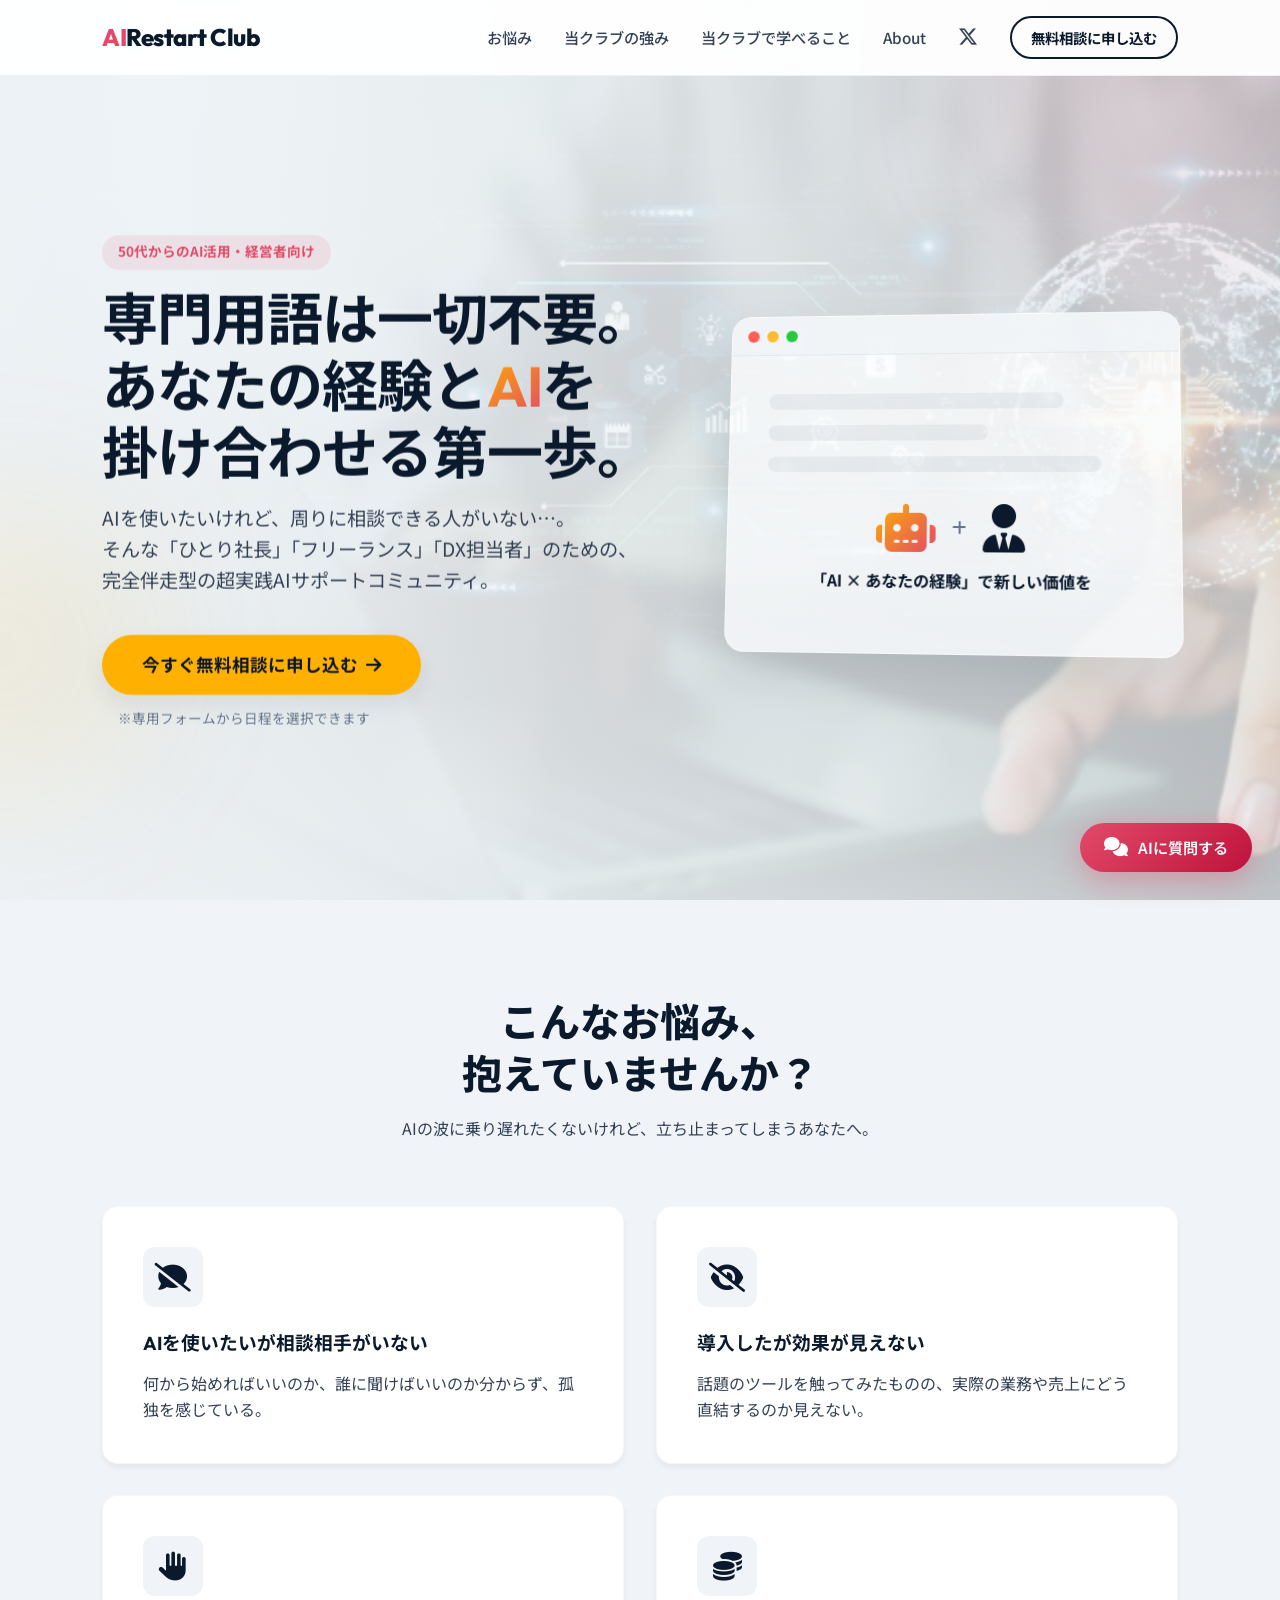
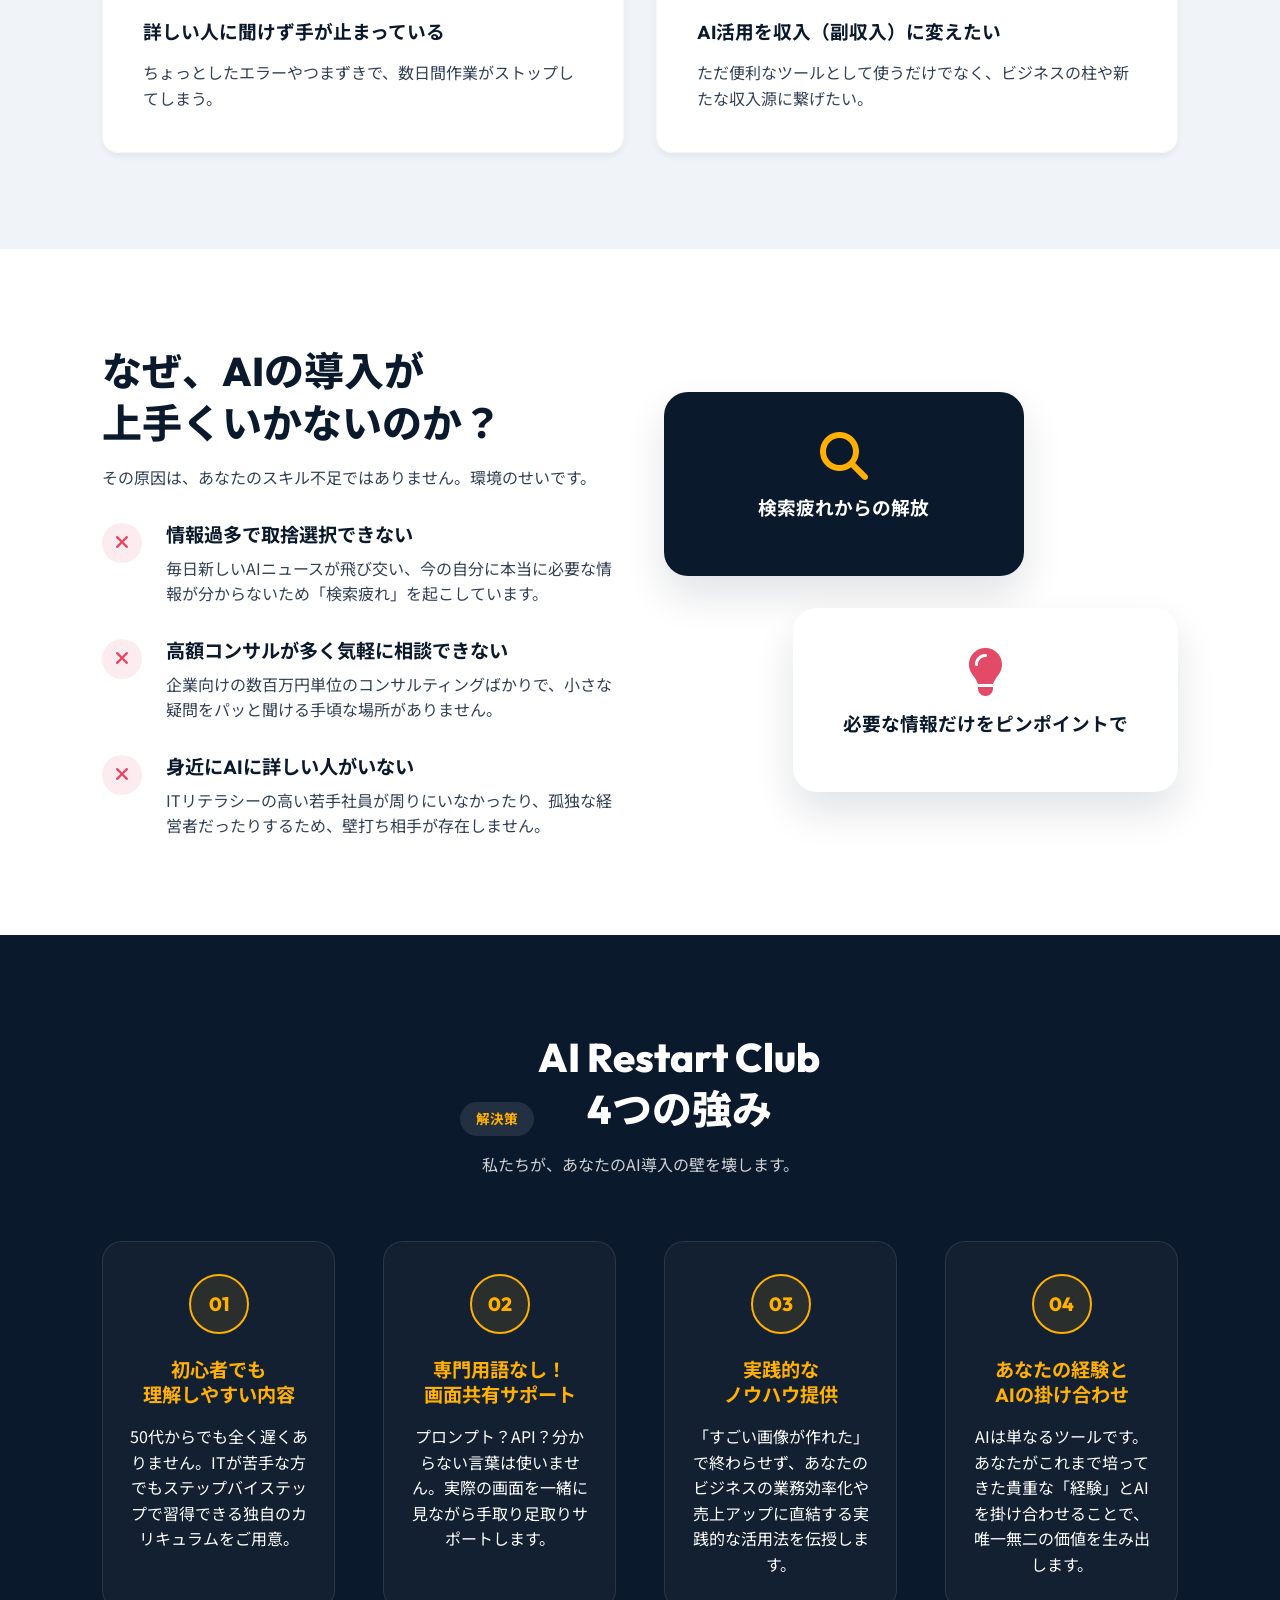
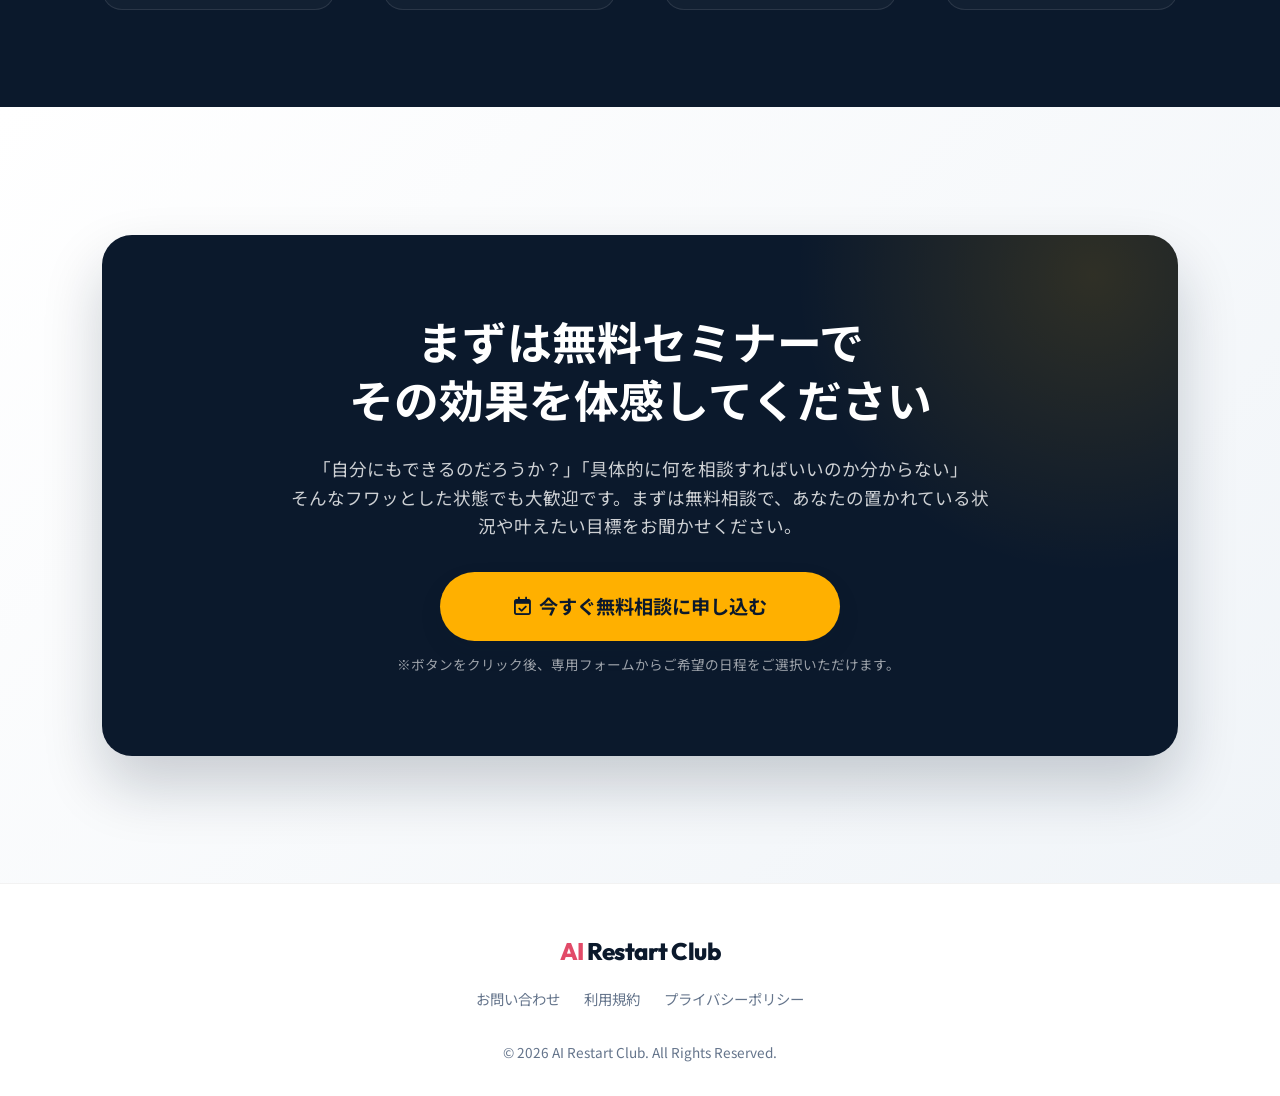
<file: index.html>
<!DOCTYPE html>
<html lang="ja">

<head>
  <meta charset="UTF-8">
  <meta name="viewport" content="width=device-width, initial-scale=1.0">
  <title>AI Restart Club | AI初心者のための実践的サポート</title>
  <meta name="description" content="AIをこれから学びたい方、50代からのAI初心者、経営者・フリーランス向けのAI活用サポート。専門用語ゼロで、あなたのビジネスにAIを掛け合わせます。">

  <!-- Fonts -->
  <link rel="preconnect" href="https://fonts.googleapis.com">
  <link rel="preconnect" href="https://fonts.gstatic.com" crossorigin>
  <link
    href="https://fonts.googleapis.com/css2?family=Noto+Sans+JP:wght@400;500;700;900&family=Outfit:wght@400;600;800&display=swap"
    rel="stylesheet">

  <!-- Icons -->
  <link rel="stylesheet" href="https://cdnjs.cloudflare.com/ajax/libs/font-awesome/6.5.1/css/all.min.css">

  <!-- CSS -->
  <link rel="stylesheet" href="style.css">
</head>

<body>

  <!-- Navigation -->
  <header class="header">
    <div class="container header-inner">
      <div class="logo">
        <a href="index.html" class="flex-center"><span class="logo-accent">AI</span> Restart Club</a>
      </div>
      <nav class="nav-links">
        <a href="#problems">お悩み</a>
        <a href="#solutions">当クラブの強み</a>
        <a href="courses.html">当クラブで学べること</a>
        <a href="about.html">About</a>
        <a href="https://x.com/AIGOGO1701" target="_blank" rel="noopener noreferrer" class="social-link-nav"
          aria-label="X (Twitter)"><i class="fa-brands fa-x-twitter"></i></a>
        <a href="#cta" class="btn btn-sm btn-outline">無料相談に申し込む</a>
      </nav>
      <button class="menu-toggle" aria-label="Menu">
        <i class="fas fa-bars"></i>
      </button>
    </div>
  </header>

  <main>
    <!-- Hero Section -->
    <section class="hero">
      <div class="hero-bg-shapes">
        <div class="shape shape-1"></div>
        <div class="shape shape-2"></div>
      </div>
      <div class="container hero-container">
        <div class="hero-content reveal-fade-up">
          <span class="badge">50代からのAI活用・経営者向け</span>
          <h1 class="hero-title">
            専門用語は一切不要。<br>
            あなたの経験と<span class="text-gradient">AI</span>を<br>掛け合わせる第一歩。
          </h1>
          <p class="hero-subtitle">
            AIを使いたいけれど、周りに相談できる人がいない…。<br>
            そんな「ひとり社長」「フリーランス」「DX担当者」のための、<br>
            完全伴走型の超実践AIサポートコミュニティ。
          </p>
          <div class="hero-actions">
            <a href="#cta" class="btn btn-primary btn-lg pulse-effect">
              今すぐ無料相談に申し込む
              <i class="fas fa-arrow-right"></i>
            </a>
            <p class="action-note">※専用フォームから日程を選択できます</p>
          </div>
        </div>
        <div class="hero-image-wrapper reveal-fade-left">
          <div class="glass-card mockup-card">
            <div class="mockup-header">
              <div class="dot red"></div>
              <div class="dot yellow"></div>
              <div class="dot green"></div>
            </div>
            <div class="mockup-body">
              <div class="mockup-line w-80"></div>
              <div class="mockup-line w-60"></div>
              <div class="mockup-line w-90"></div>
              <div class="flex-center mt-2">
                <i class="fas fa-robot text-gradient fa-3x"></i>
                <i class="fas fa-plus mx-1 text-muted"></i>
                <i class="fas fa-user-tie fa-3x text-navy"></i>
              </div>
              <p class="mockup-text text-center mt-1">「AI × あなたの経験」で新しい価値を</p>
            </div>
          </div>
        </div>
      </div>
    </section>

    <!-- Problems Section -->
    <section id="problems" class="section bg-light">
      <div class="container">
        <div class="section-header text-center reveal-fade-up">
          <h2 class="section-title">こんなお悩み、<br>抱えていませんか？</h2>
          <p class="section-desc">AIの波に乗り遅れたくないけれど、立ち止まってしまうあなたへ。</p>
        </div>

        <div class="grid grid-2 problem-grid">
          <div class="card problem-card reveal-fade-up" style="transition-delay: 0.1s;">
            <div class="card-icon"><i class="fas fa-comment-slash"></i></div>
            <h3>AIを使いたいが相談相手がいない</h3>
            <p>何から始めればいいのか、誰に聞けばいいのか分からず、孤独を感じている。</p>
          </div>
          <div class="card problem-card reveal-fade-up" style="transition-delay: 0.2s;">
            <div class="card-icon"><i class="fas fa-eye-slash"></i></div>
            <h3>導入したが効果が見えない</h3>
            <p>話題のツールを触ってみたものの、実際の業務や売上にどう直結するのか見えない。</p>
          </div>
          <div class="card problem-card reveal-fade-up" style="transition-delay: 0.3s;">
            <div class="card-icon"><i class="fas fa-hand-paper"></i></div>
            <h3>詳しい人に聞けず手が止まっている</h3>
            <p>ちょっとしたエラーやつまずきで、数日間作業がストップしてしまう。</p>
          </div>
          <div class="card problem-card reveal-fade-up" style="transition-delay: 0.4s;">
            <div class="card-icon"><i class="fas fa-coins"></i></div>
            <h3>AI活用を収入（副収入）に変えたい</h3>
            <p>ただ便利なツールとして使うだけでなく、ビジネスの柱や新たな収入源に繋げたい。</p>
          </div>
        </div>
      </div>
    </section>

    <!-- Causes Section -->
    <section id="causes" class="section">
      <div class="container flex-row align-center">
        <div class="half-width reveal-fade-right">
          <h2 class="section-title">なぜ、AIの導入が<br>上手くいかないのか？</h2>
          <p class="section-desc mb-2">その原因は、あなたのスキル不足ではありません。環境のせいです。</p>

          <ul class="cause-list">
            <li>
              <div class="cause-icon"><i class="fas fa-times"></i></div>
              <div class="cause-text">
                <h4>情報過多で取捨選択できない</h4>
                <p>毎日新しいAIニュースが飛び交い、今の自分に本当に必要な情報が分からないため「検索疲れ」を起こしています。</p>
              </div>
            </li>
            <li>
              <div class="cause-icon"><i class="fas fa-times"></i></div>
              <div class="cause-text">
                <h4>高額コンサルが多く気軽に相談できない</h4>
                <p>企業向けの数百万円単位のコンサルティングばかりで、小さな疑問をパッと聞ける手頃な場所がありません。</p>
              </div>
            </li>
            <li>
              <div class="cause-icon"><i class="fas fa-times"></i></div>
              <div class="cause-text">
                <h4>身近にAIに詳しい人がいない</h4>
                <p>ITリテラシーの高い若手社員が周りにいなかったり、孤独な経営者だったりするため、壁打ち相手が存在しません。</p>
              </div>
            </li>
          </ul>
        </div>
        <div class="half-width image-decor reveal-fade-left">
          <div class="decor-box box-navy">
            <i class="fas fa-search fa-3x mb-1 text-gold"></i>
            <h3>検索疲れからの解放</h3>
          </div>
          <div class="decor-box box-light float-animation">
            <i class="fas fa-lightbulb fa-3x mb-1 text-accent"></i>
            <h3>必要な情報だけをピンポイントで</h3>
          </div>
        </div>
      </div>
    </section>

    <!-- Solutions & Strengths Section -->
    <section id="solutions" class="section bg-dark text-white text-center">
      <div class="container">
        <div class="section-header reveal-fade-up">
          <span class="badge badge-light">解決策</span>
          <h2 class="section-title text-white">AI Restart Club<br>4つの強み</h2>
          <p class="section-desc text-light">私たちが、あなたのAI導入の壁を壊します。</p>
        </div>

        <div class="grid grid-4 strength-grid mt-3">
          <div class="strength-item reveal-fade-up" style="transition-delay: 0.1s;">
            <div class="strength-circle">
              <span class="num">01</span>
            </div>
            <h3 class="text-gold">初心者でも<br>理解しやすい内容</h3>
            <p>50代からでも全く遅くありません。ITが苦手な方でもステップバイステップで習得できる独自のカリキュラムをご用意。</p>
          </div>
          <div class="strength-item reveal-fade-up" style="transition-delay: 0.2s;">
            <div class="strength-circle">
              <span class="num">02</span>
            </div>
            <h3 class="text-gold">専門用語なし！<br>画面共有サポート</h3>
            <p>プロンプト？API？分からない言葉は使いません。実際の画面を一緒に見ながら手取り足取りサポートします。</p>
          </div>
          <div class="strength-item reveal-fade-up" style="transition-delay: 0.3s;">
            <div class="strength-circle">
              <span class="num">03</span>
            </div>
            <h3 class="text-gold">実践的な<br>ノウハウ提供</h3>
            <p>「すごい画像が作れた」で終わらせず、あなたのビジネスの業務効率化や売上アップに直結する実践的な活用法を伝授します。</p>
          </div>
          <div class="strength-item reveal-fade-up" style="transition-delay: 0.4s;">
            <div class="strength-circle">
              <span class="num">04</span>
            </div>
            <h3 class="text-gold">あなたの経験と<br>AIの掛け合わせ</h3>
            <p>AIは単なるツールです。あなたがこれまで培ってきた貴重な「経験」とAIを掛け合わせることで、唯一無二の価値を生み出します。</p>
          </div>
        </div>
      </div>
    </section>

    <!-- CTA Section -->
    <section id="cta" class="section cta-section text-center">
      <div class="container">
        <div class="cta-card reveal-zoom">
          <h2 class="cta-title">まずは無料セミナーで<br>その効果を体感してください</h2>
          <p class="cta-desc">
            「自分にもできるのだろうか？」「具体的に何を相談すればいいのか分からない」<br>
            そんなフワッとした状態でも大歓迎です。まずは無料相談で、あなたの置かれている状況や叶えたい目標をお聞かせください。
          </p>

          <div class="cta-action mt-2">
            <a href="javascript:void(0)" class="btn btn-primary btn-xl pulse-effect" onclick="alert('フォームへの遷移デモ')">
              <i class="far fa-calendar-check"></i>
              今すぐ無料相談に申し込む
            </a>
            <p class="action-note mt-1">※ボタンをクリック後、専用フォームからご希望の日程をご選択いただけます。</p>
          </div>
        </div>
      </div>
    </section>
  </main>

  <!-- Footer -->
  <footer class="footer">
    <div class="container text-center">
      <div class="footer-logo mb-1">
        <div class="logo"><span class="logo-accent">AI</span> Restart Club</div>
      </div>
      <div class="footer-links mb-2">
        <a href="#cta">お問い合わせ</a>
        <a href="terms.html">利用規約</a>
        <a href="privacy.html">プライバシーポリシー</a>
      </div>
      <p class="copyright">&copy; 2026 AI Restart Club. All Rights Reserved.</p>
    </div>
  </footer>

  <script src="script.js"></script>
  <script src="chatbot.js"></script>
</body>

</html>
</file>
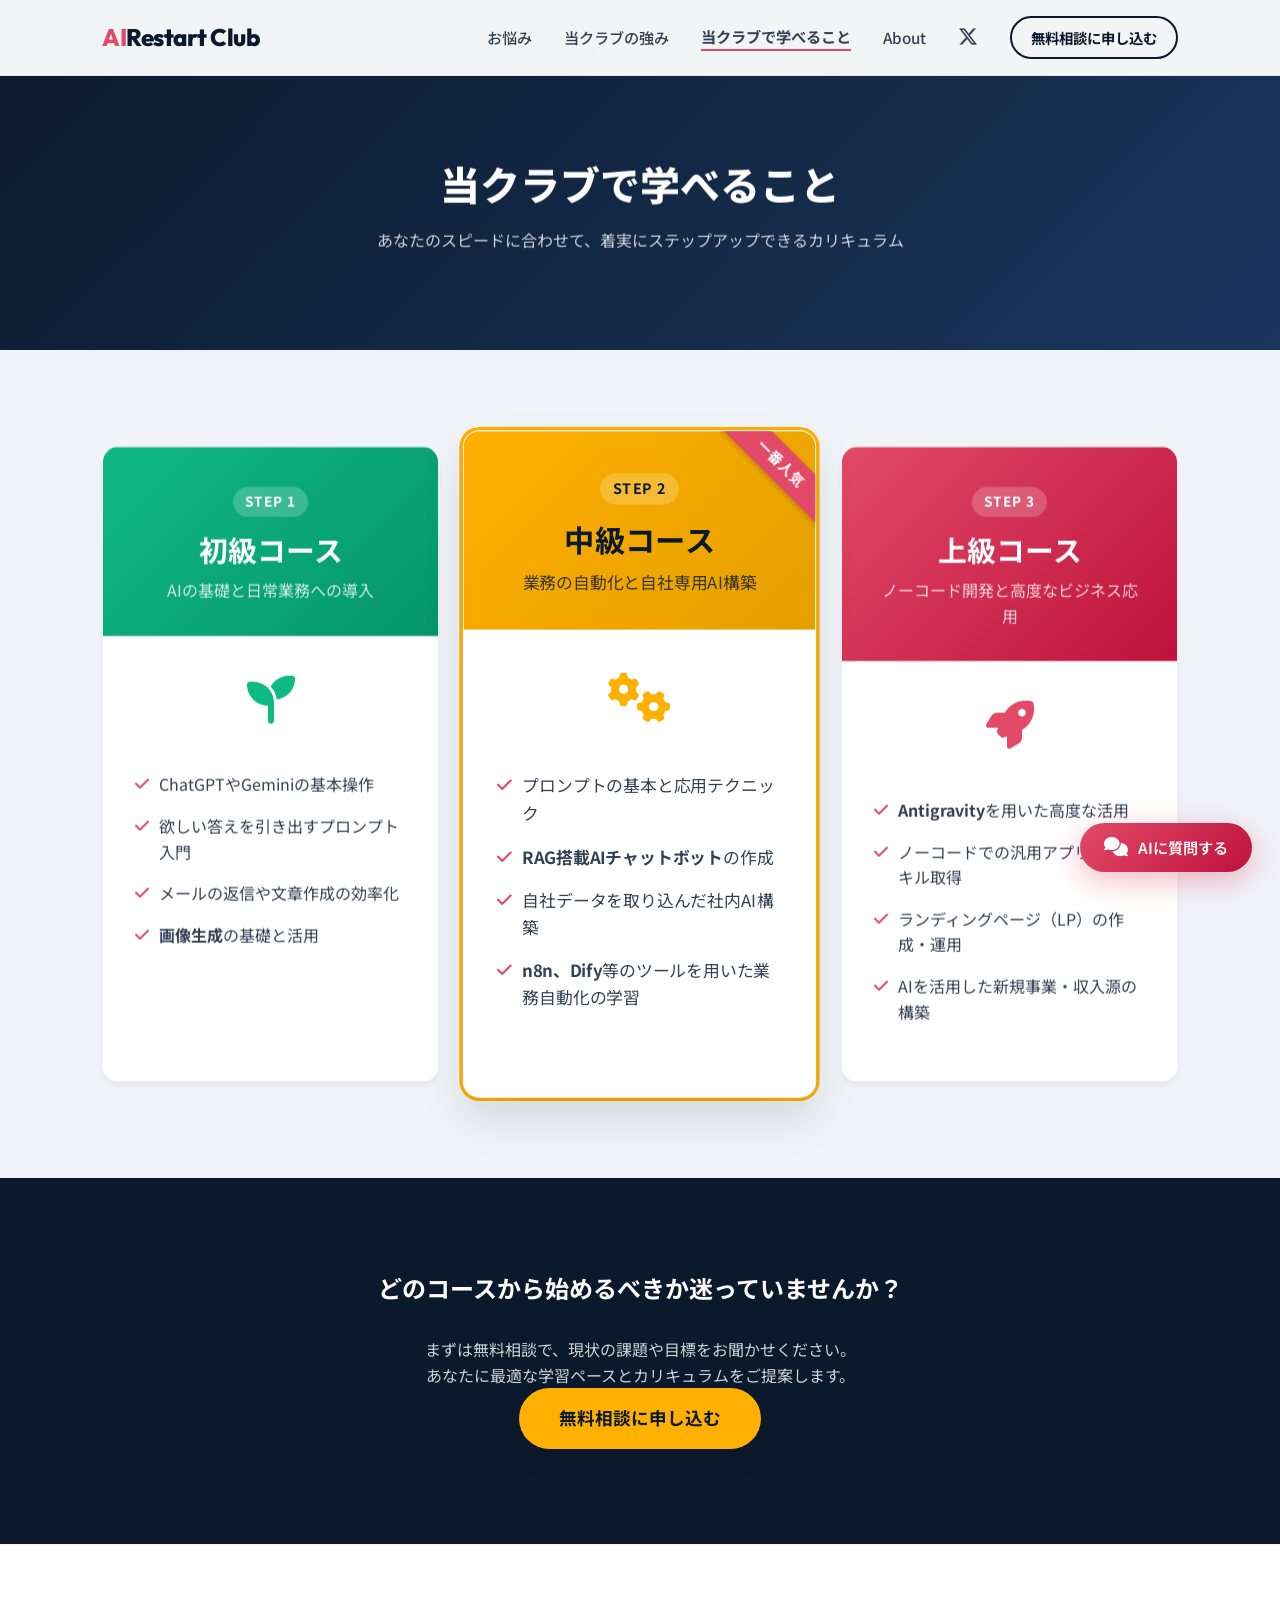
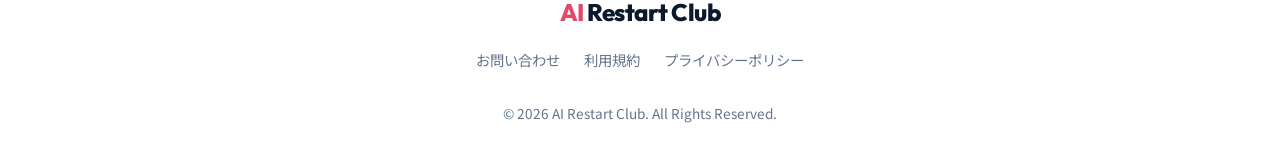
<file: courses.html>
<!DOCTYPE html>
<html lang="ja">

<head>
    <meta charset="UTF-8">
    <meta name="viewport" content="width=device-width, initial-scale=1.0">
    <title>当クラブで学べること | AI Restart Club</title>
    <meta name="description" content="AI Restart Clubで学べる内容を初級から上級までステップ別にご紹介。画像生成からアプリ開発まで実践的なスキルを習得できます。">

    <!-- Fonts -->
    <link rel="preconnect" href="https://fonts.googleapis.com">
    <link rel="preconnect" href="https://fonts.gstatic.com" crossorigin>
    <link
        href="https://fonts.googleapis.com/css2?family=Noto+Sans+JP:wght@400;500;700;900&family=Outfit:wght@400;600;800&display=swap"
        rel="stylesheet">

    <!-- Icons -->
    <link rel="stylesheet" href="https://cdnjs.cloudflare.com/ajax/libs/font-awesome/6.5.1/css/all.min.css">

    <!-- CSS -->
    <link rel="stylesheet" href="style.css">
</head>

<body class="bg-light">

    <!-- Navigation -->
    <header class="header">
        <div class="container header-inner">
            <div class="logo">
                <a href="index.html" class="flex-center"><span class="logo-accent">AI</span> Restart Club</a>
            </div>
            <nav class="nav-links">
                <a href="index.html#problems">お悩み</a>
                <a href="index.html#solutions">当クラブの強み</a>
                <a href="courses.html" style="font-weight: 700; border-bottom: 2px solid var(--accent);">当クラブで学べること</a>
                <a href="about.html">About</a>
                <a href="https://x.com/AIGOGO1701" target="_blank" rel="noopener noreferrer" class="social-link-nav"
                    aria-label="X (Twitter)"><i class="fa-brands fa-x-twitter"></i></a>
                <a href="index.html#cta" class="btn btn-sm btn-outline">無料相談に申し込む</a>
            </nav>
            <button class="menu-toggle" aria-label="Menu">
                <i class="fas fa-bars"></i>
            </button>
        </div>
    </header>

    <main>
        <!-- Page Header -->
        <section class="about-header"
            style="background: linear-gradient(135deg, var(--navy) 0%, var(--navy-light) 100%); color: white; padding: 10rem 0 6rem; text-align: center;">
            <div class="container reveal-fade-up">
                <h1 class="section-title text-white mb-1">当クラブで学べること</h1>
                <p class="section-desc text-light">あなたのスピードに合わせて、着実にステップアップできるカリキュラム</p>
            </div>
        </section>

        <!-- Courses Section -->
        <section class="section">
            <div class="container">

                <div class="grid grid-3 course-grid">

                    <!-- 初級 -->
                    <div class="card course-card reveal-fade-up" style="transition-delay: 0.1s;">
                        <div class="course-header" style="background: linear-gradient(135deg, #10B981, #059669);">
                            <div class="course-level">Step 1</div>
                            <h3 class="text-white">初級コース</h3>
                            <p class="text-light">AIの基礎と日常業務への導入</p>
                        </div>
                        <div class="course-body">
                            <div class="course-icon text-center mb-2">
                                <i class="fas fa-seedling fa-3x" style="color: #10B981;"></i>
                            </div>
                            <ul class="course-features">
                                <li><i class="fas fa-check text-accent"></i> <span>ChatGPTやGeminiの基本操作</span></li>
                                <li><i class="fas fa-check text-accent"></i> <span>欲しい答えを引き出すプロンプト入門</span></li>
                                <li><i class="fas fa-check text-accent"></i> <span>メールの返信や文章作成の効率化</span></li>
                                <li><i class="fas fa-check text-accent"></i> <span><strong>画像生成</strong>の基礎と活用</span>
                                </li>
                            </ul>
                        </div>
                    </div>

                    <!-- 中級 -->
                    <div class="card course-card reveal-fade-up popular-course" style="transition-delay: 0.2s;">
                        <div class="popular-badge">一番人気</div>
                        <div class="course-header"
                            style="background: linear-gradient(135deg, var(--gold), var(--gold-hover));">
                            <div class="course-level" style="color: var(--navy);">Step 2</div>
                            <h3 class="text-navy">中級コース</h3>
                            <p style="color: rgba(11, 25, 44, 0.8);">業務の自動化と自社専用AI構築</p>
                        </div>
                        <div class="course-body">
                            <div class="course-icon text-center mb-2">
                                <i class="fas fa-cogs fa-3x text-gold"></i>
                            </div>
                            <ul class="course-features">
                                <li><i class="fas fa-check text-accent"></i> <span>プロンプトの基本と応用テクニック</span></li>
                                <li><i class="fas fa-check text-accent"></i>
                                    <span><strong>RAG搭載AIチャットボット</strong>の作成</span>
                                </li>
                                <li><i class="fas fa-check text-accent"></i> <span>自社データを取り込んだ社内AI構築</span></li>
                                <li><i class="fas fa-check text-accent"></i>
                                    <span><strong>n8n、Dify</strong>等のツールを用いた業務自動化の学習</span>
                                </li>
                            </ul>
                        </div>
                    </div>

                    <!-- 上級 -->
                    <div class="card course-card reveal-fade-up" style="transition-delay: 0.3s;">
                        <div class="course-header" style="background: linear-gradient(135deg, var(--accent), #BE123C);">
                            <div class="course-level">Step 3</div>
                            <h3 class="text-white">上級コース</h3>
                            <p class="text-light">ノーコード開発と高度なビジネス応用</p>
                        </div>
                        <div class="course-body">
                            <div class="course-icon text-center mb-2">
                                <i class="fas fa-rocket fa-3x text-accent"></i>
                            </div>
                            <ul class="course-features">
                                <li><i class="fas fa-check text-accent"></i>
                                    <span><strong>Antigravity</strong>を用いた高度な活用</span>
                                </li>
                                <li><i class="fas fa-check text-accent"></i> <span>ノーコードでの汎用アプリ作成スキル取得</span></li>
                                <li><i class="fas fa-check text-accent"></i> <span>ランディングページ（LP）の作成・運用</span></li>
                                <li><i class="fas fa-check text-accent"></i> <span>AIを活用した新規事業・収入源の構築</span></li>
                            </ul>
                        </div>
                    </div>

                </div>

            </div>
        </section>

        <!-- Bottom CTA -->
        <section class="section text-center" style="background: var(--navy);">
            <div class="container reveal-zoom">
                <h2 class="text-white mb-2">どのコースから始めるべきか迷っていませんか？</h2>
                <p class="text-light mb-3" style="max-width: 600px; margin-left: auto; margin-right: auto;">
                    まずは無料相談で、現状の課題や目標をお聞かせください。<br>あなたに最適な学習ペースとカリキュラムをご提案します。
                </p>
                <a href="index.html#cta" class="btn btn-primary btn-lg pulse-effect">
                    無料相談に申し込む
                </a>
            </div>
        </section>
    </main>

    <!-- Footer -->
    <footer class="footer">
        <div class="container text-center">
            <div class="footer-logo mb-1">
                <div class="logo">
                    <span class="logo-accent">AI</span> Restart Club
                </div>
            </div>
            <div class="footer-links mb-2">
                <a href="index.html#cta">お問い合わせ</a>
                <a href="terms.html">利用規約</a>
                <a href="privacy.html">プライバシーポリシー</a>
            </div>
            <p class="copyright">&copy; 2026 AI Restart Club. All Rights Reserved.</p>
        </div>
    </footer>

    <script src="script.js"></script>
    <script src="chatbot.js"></script>
</body>

</html>
</file>
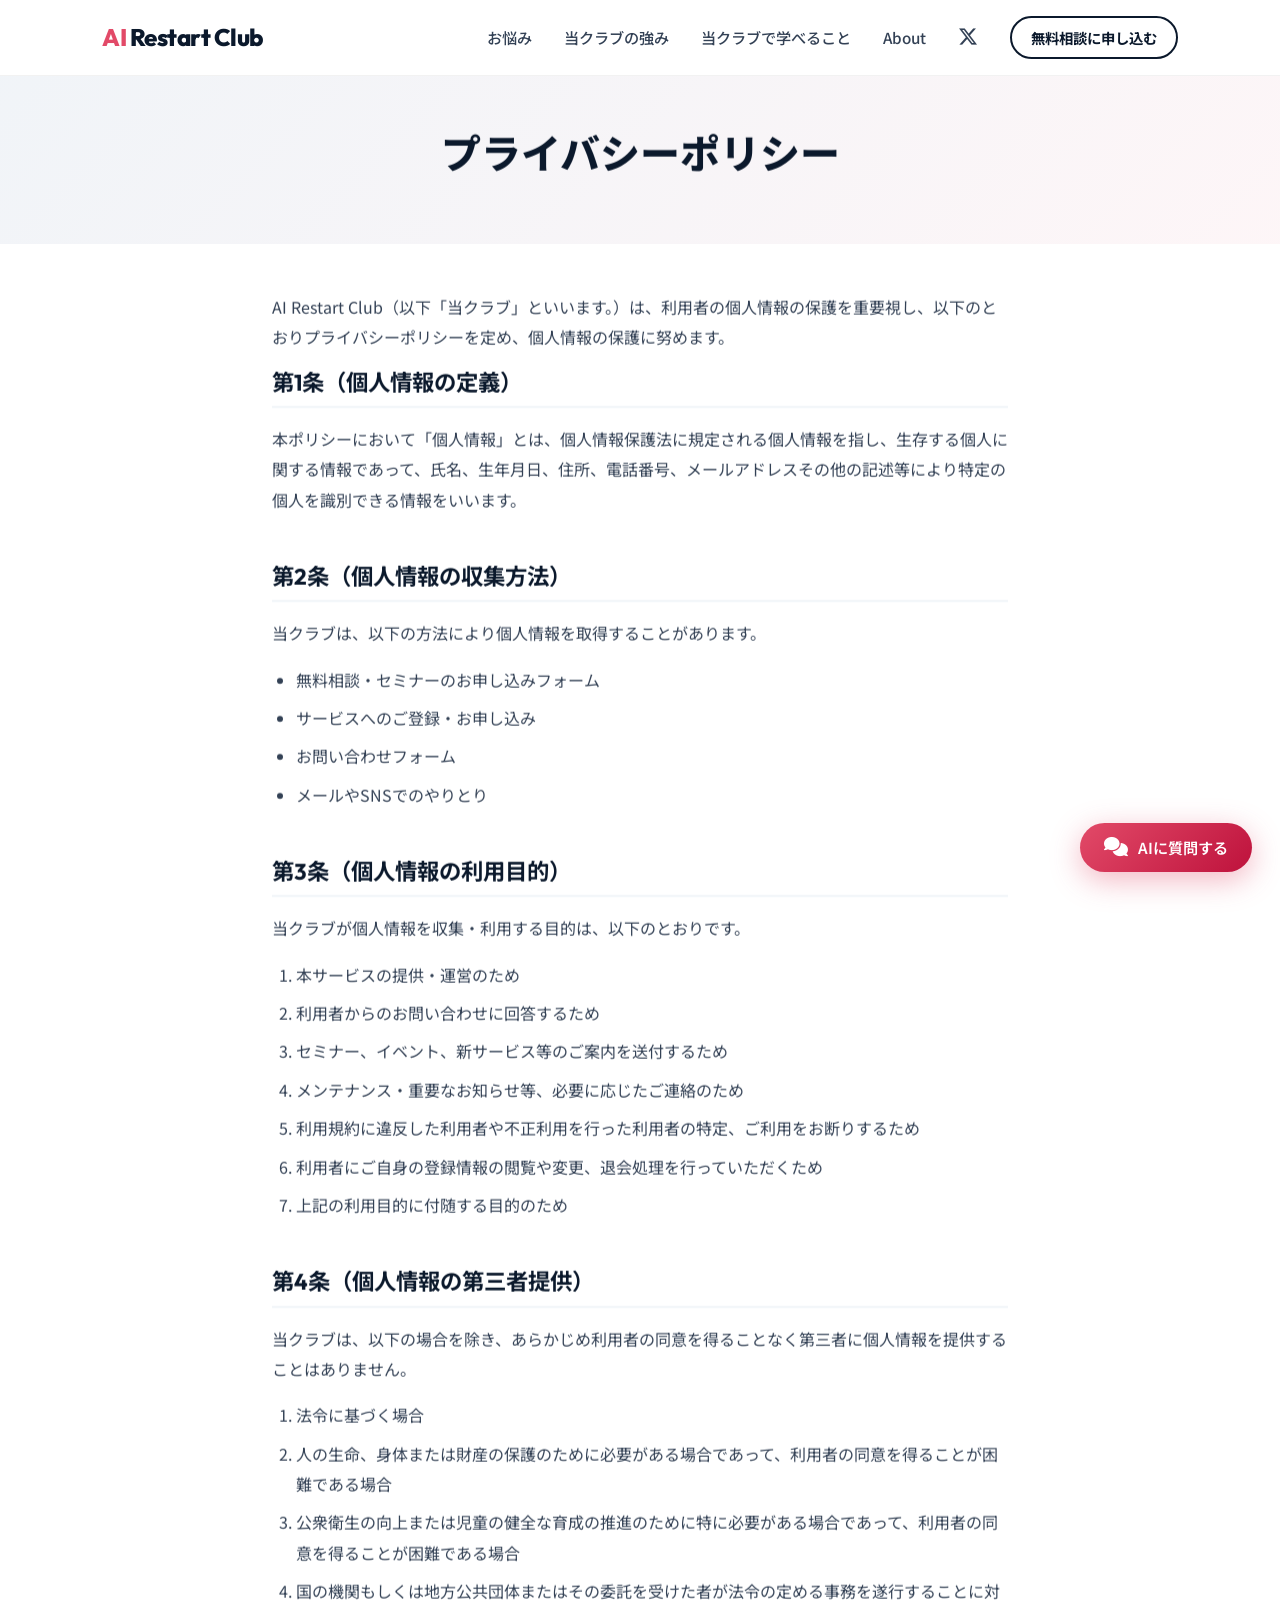
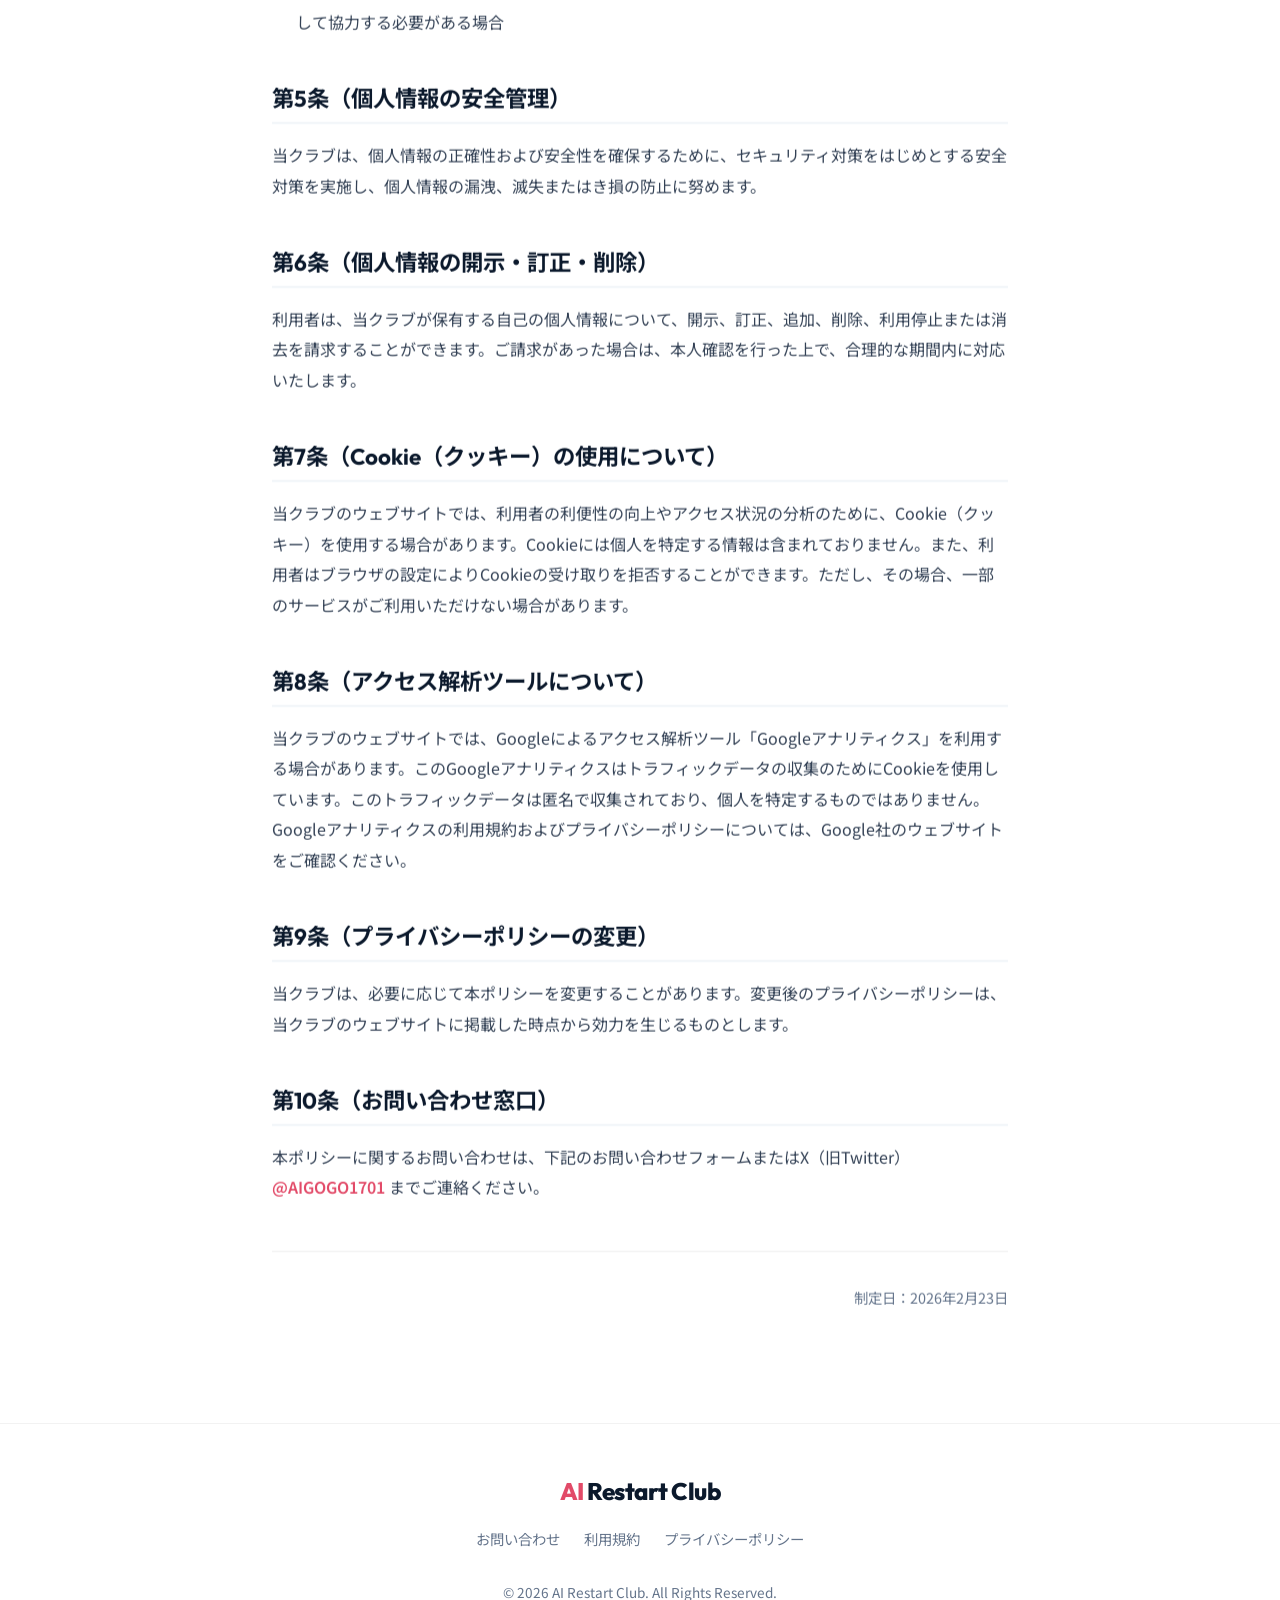
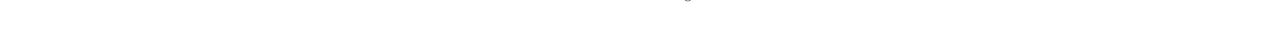
<file: privacy.html>
<!DOCTYPE html>
<html lang="ja">

<head>
    <meta charset="UTF-8">
    <meta name="viewport" content="width=device-width, initial-scale=1.0">
    <title>プライバシーポリシー | AI Restart Club</title>
    <meta name="description" content="AI Restart Clubのプライバシーポリシーです。">

    <!-- Fonts -->
    <link rel="preconnect" href="https://fonts.googleapis.com">
    <link rel="preconnect" href="https://fonts.gstatic.com" crossorigin>
    <link
        href="https://fonts.googleapis.com/css2?family=Noto+Sans+JP:wght@400;500;700;900&family=Outfit:wght@400;600;800&display=swap"
        rel="stylesheet">

    <!-- Icons -->
    <link rel="stylesheet" href="https://cdnjs.cloudflare.com/ajax/libs/font-awesome/6.5.1/css/all.min.css">

    <!-- CSS -->
    <link rel="stylesheet" href="style.css">

    <style>
        .legal-header {
            padding-top: 8rem;
            padding-bottom: 3rem;
            background: linear-gradient(135deg, var(--primary) 0%, rgba(226, 74, 104, 0.05) 100%);
            text-align: center;
        }

        .legal-content {
            max-width: 800px;
            margin: 0 auto;
            padding: 3rem 2rem 6rem;
            line-height: 1.9;
            color: var(--text-main);
        }

        .legal-content h2 {
            font-size: 1.4rem;
            margin-top: 3rem;
            margin-bottom: 1rem;
            padding-bottom: 0.5rem;
            border-bottom: 2px solid var(--primary);
        }

        .legal-content h2:first-of-type {
            margin-top: 0;
        }

        .legal-content p {
            margin-bottom: 1rem;
        }

        .legal-content ol,
        .legal-content ul {
            margin-left: 1.5rem;
            margin-bottom: 1rem;
        }

        .legal-content li {
            margin-bottom: 0.5rem;
            list-style: decimal;
        }

        .legal-content ul li {
            list-style: disc;
        }

        .legal-meta {
            text-align: right;
            color: var(--text-muted);
            font-size: 0.9rem;
            margin-top: 3rem;
            padding-top: 2rem;
            border-top: 1px solid rgba(0, 0, 0, 0.08);
        }
    </style>
</head>

<body>

    <!-- Navigation -->
    <header class="header">
        <div class="container header-inner">
            <div class="logo">
                <a href="index.html"><span class="logo-accent">AI</span> Restart Club</a>
            </div>
            <nav class="nav-links">
                <a href="index.html#problems">お悩み</a>
                <a href="index.html#solutions">当クラブの強み</a>
                <a href="courses.html">当クラブで学べること</a>
                <a href="about.html">About</a>
                <a href="https://x.com/AIGOGO1701" target="_blank" rel="noopener noreferrer" class="social-link-nav"
                    aria-label="X (Twitter)"><i class="fa-brands fa-x-twitter"></i></a>
                <a href="index.html#cta" class="btn btn-sm btn-outline">無料相談に申し込む</a>
            </nav>
            <button class="menu-toggle" aria-label="Menu">
                <i class="fas fa-bars"></i>
            </button>
        </div>
    </header>

    <main>
        <section class="legal-header">
            <div class="container reveal-fade-up">
                <h1 class="section-title">プライバシーポリシー</h1>
            </div>
        </section>

        <div class="legal-content reveal-fade-up">

            <p>AI Restart Club（以下「当クラブ」といいます。）は、利用者の個人情報の保護を重要視し、以下のとおりプライバシーポリシーを定め、個人情報の保護に努めます。</p>

            <h2>第1条（個人情報の定義）</h2>
            <p>本ポリシーにおいて「個人情報」とは、個人情報保護法に規定される個人情報を指し、生存する個人に関する情報であって、氏名、生年月日、住所、電話番号、メールアドレスその他の記述等により特定の個人を識別できる情報をいいます。
            </p>

            <h2>第2条（個人情報の収集方法）</h2>
            <p>当クラブは、以下の方法により個人情報を取得することがあります。</p>
            <ul>
                <li>無料相談・セミナーのお申し込みフォーム</li>
                <li>サービスへのご登録・お申し込み</li>
                <li>お問い合わせフォーム</li>
                <li>メールやSNSでのやりとり</li>
            </ul>

            <h2>第3条（個人情報の利用目的）</h2>
            <p>当クラブが個人情報を収集・利用する目的は、以下のとおりです。</p>
            <ol>
                <li>本サービスの提供・運営のため</li>
                <li>利用者からのお問い合わせに回答するため</li>
                <li>セミナー、イベント、新サービス等のご案内を送付するため</li>
                <li>メンテナンス・重要なお知らせ等、必要に応じたご連絡のため</li>
                <li>利用規約に違反した利用者や不正利用を行った利用者の特定、ご利用をお断りするため</li>
                <li>利用者にご自身の登録情報の閲覧や変更、退会処理を行っていただくため</li>
                <li>上記の利用目的に付随する目的のため</li>
            </ol>

            <h2>第4条（個人情報の第三者提供）</h2>
            <p>当クラブは、以下の場合を除き、あらかじめ利用者の同意を得ることなく第三者に個人情報を提供することはありません。</p>
            <ol>
                <li>法令に基づく場合</li>
                <li>人の生命、身体または財産の保護のために必要がある場合であって、利用者の同意を得ることが困難である場合</li>
                <li>公衆衛生の向上または児童の健全な育成の推進のために特に必要がある場合であって、利用者の同意を得ることが困難である場合</li>
                <li>国の機関もしくは地方公共団体またはその委託を受けた者が法令の定める事務を遂行することに対して協力する必要がある場合</li>
            </ol>

            <h2>第5条（個人情報の安全管理）</h2>
            <p>当クラブは、個人情報の正確性および安全性を確保するために、セキュリティ対策をはじめとする安全対策を実施し、個人情報の漏洩、滅失またはき損の防止に努めます。</p>

            <h2>第6条（個人情報の開示・訂正・削除）</h2>
            <p>利用者は、当クラブが保有する自己の個人情報について、開示、訂正、追加、削除、利用停止または消去を請求することができます。ご請求があった場合は、本人確認を行った上で、合理的な期間内に対応いたします。</p>

            <h2>第7条（Cookie（クッキー）の使用について）</h2>
            <p>当クラブのウェブサイトでは、利用者の利便性の向上やアクセス状況の分析のために、Cookie（クッキー）を使用する場合があります。Cookieには個人を特定する情報は含まれておりません。また、利用者はブラウザの設定によりCookieの受け取りを拒否することができます。ただし、その場合、一部のサービスがご利用いただけない場合があります。
            </p>

            <h2>第8条（アクセス解析ツールについて）</h2>
            <p>当クラブのウェブサイトでは、Googleによるアクセス解析ツール「Googleアナリティクス」を利用する場合があります。このGoogleアナリティクスはトラフィックデータの収集のためにCookieを使用しています。このトラフィックデータは匿名で収集されており、個人を特定するものではありません。Googleアナリティクスの利用規約およびプライバシーポリシーについては、Google社のウェブサイトをご確認ください。
            </p>

            <h2>第9条（プライバシーポリシーの変更）</h2>
            <p>当クラブは、必要に応じて本ポリシーを変更することがあります。変更後のプライバシーポリシーは、当クラブのウェブサイトに掲載した時点から効力を生じるものとします。</p>

            <h2>第10条（お問い合わせ窓口）</h2>
            <p>本ポリシーに関するお問い合わせは、下記のお問い合わせフォームまたはX（旧Twitter） <a href="https://x.com/AIGOGO1701" target="_blank"
                    rel="noopener noreferrer" style="color: var(--accent); font-weight: 600;">@AIGOGO1701</a> までご連絡ください。
            </p>

            <div class="legal-meta">
                <p>制定日：2026年2月23日</p>
            </div>
        </div>
    </main>

    <!-- Footer -->
    <footer class="footer">
        <div class="container text-center">
            <div class="footer-logo mb-1">
                <div class="logo"><span class="logo-accent">AI</span> Restart Club</div>
            </div>
            <div class="footer-links mb-2">
                <a href="index.html#cta">お問い合わせ</a>
                <a href="terms.html">利用規約</a>
                <a href="privacy.html">プライバシーポリシー</a>
            </div>
            <p class="copyright">&copy; 2026 AI Restart Club. All Rights Reserved.</p>
        </div>
    </footer>

    <script src="script.js"></script>
    <script src="chatbot.js"></script>
</body>

</html>
</file>
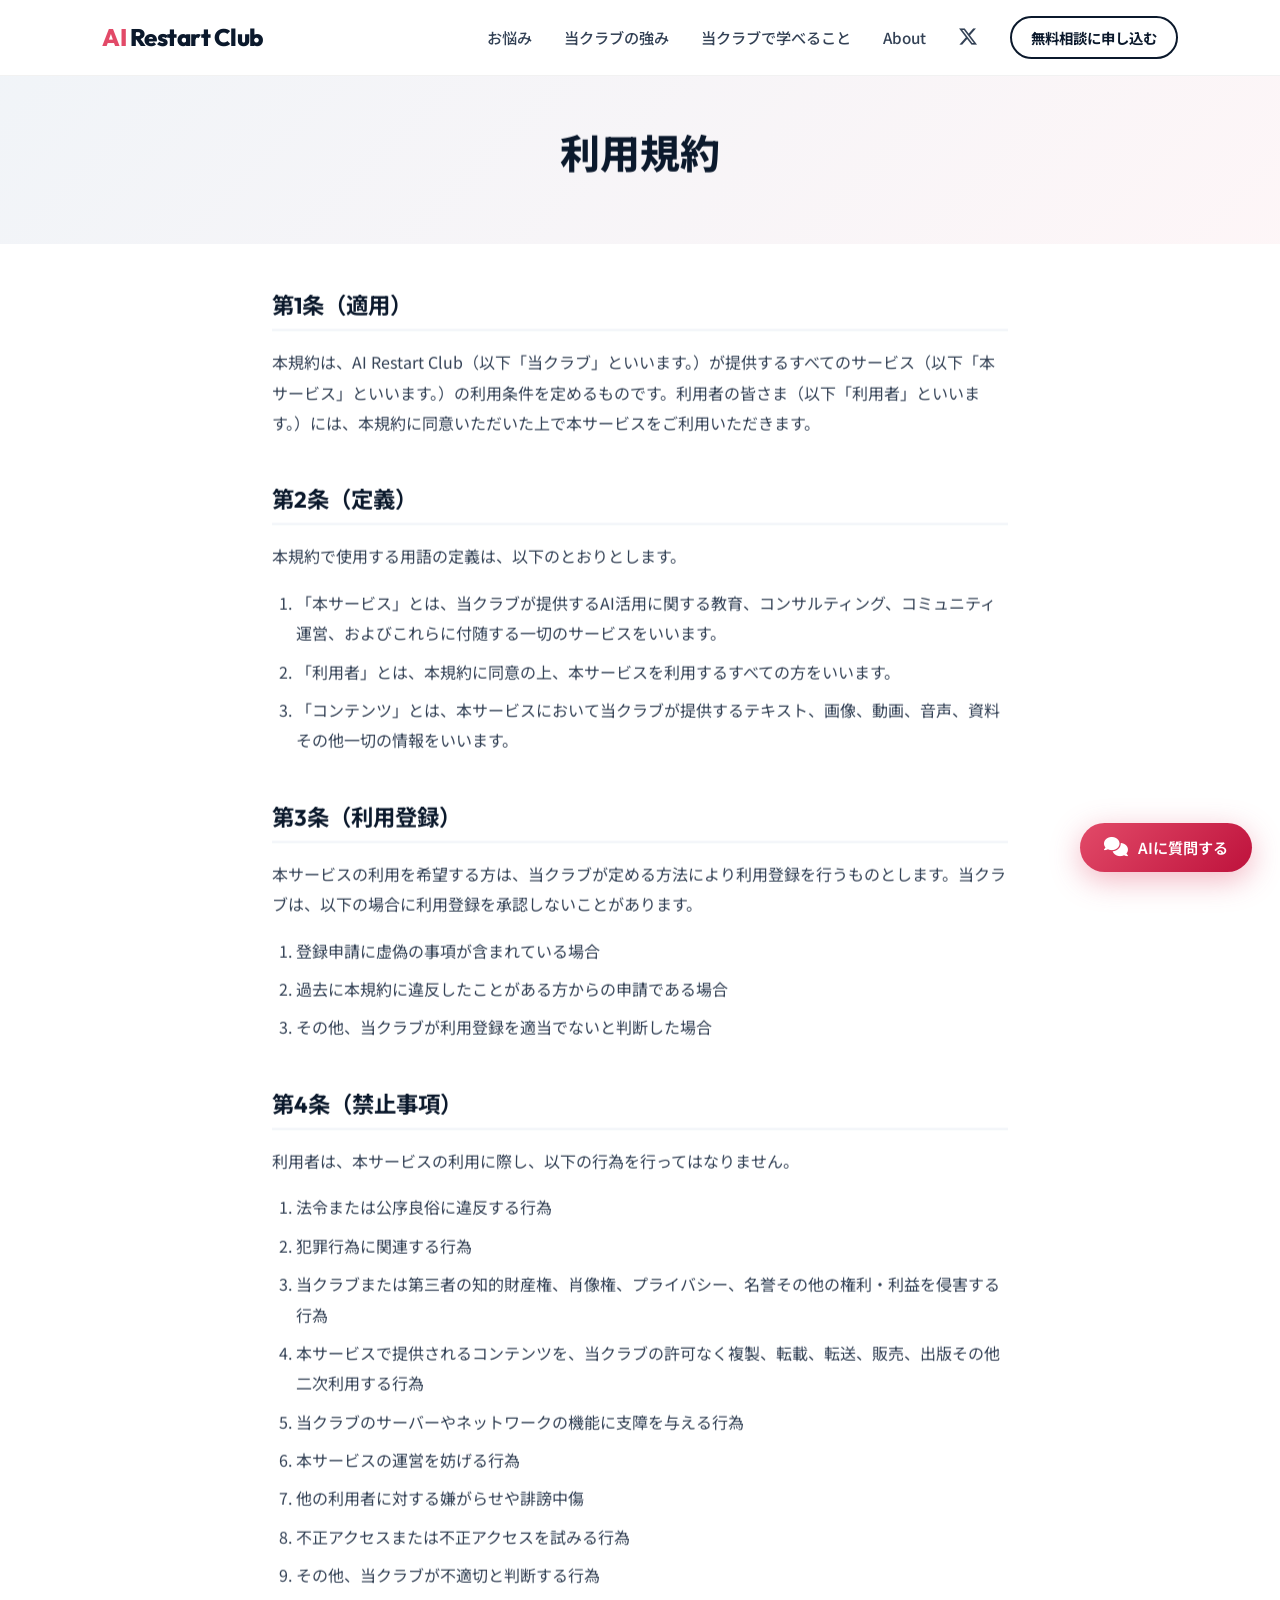
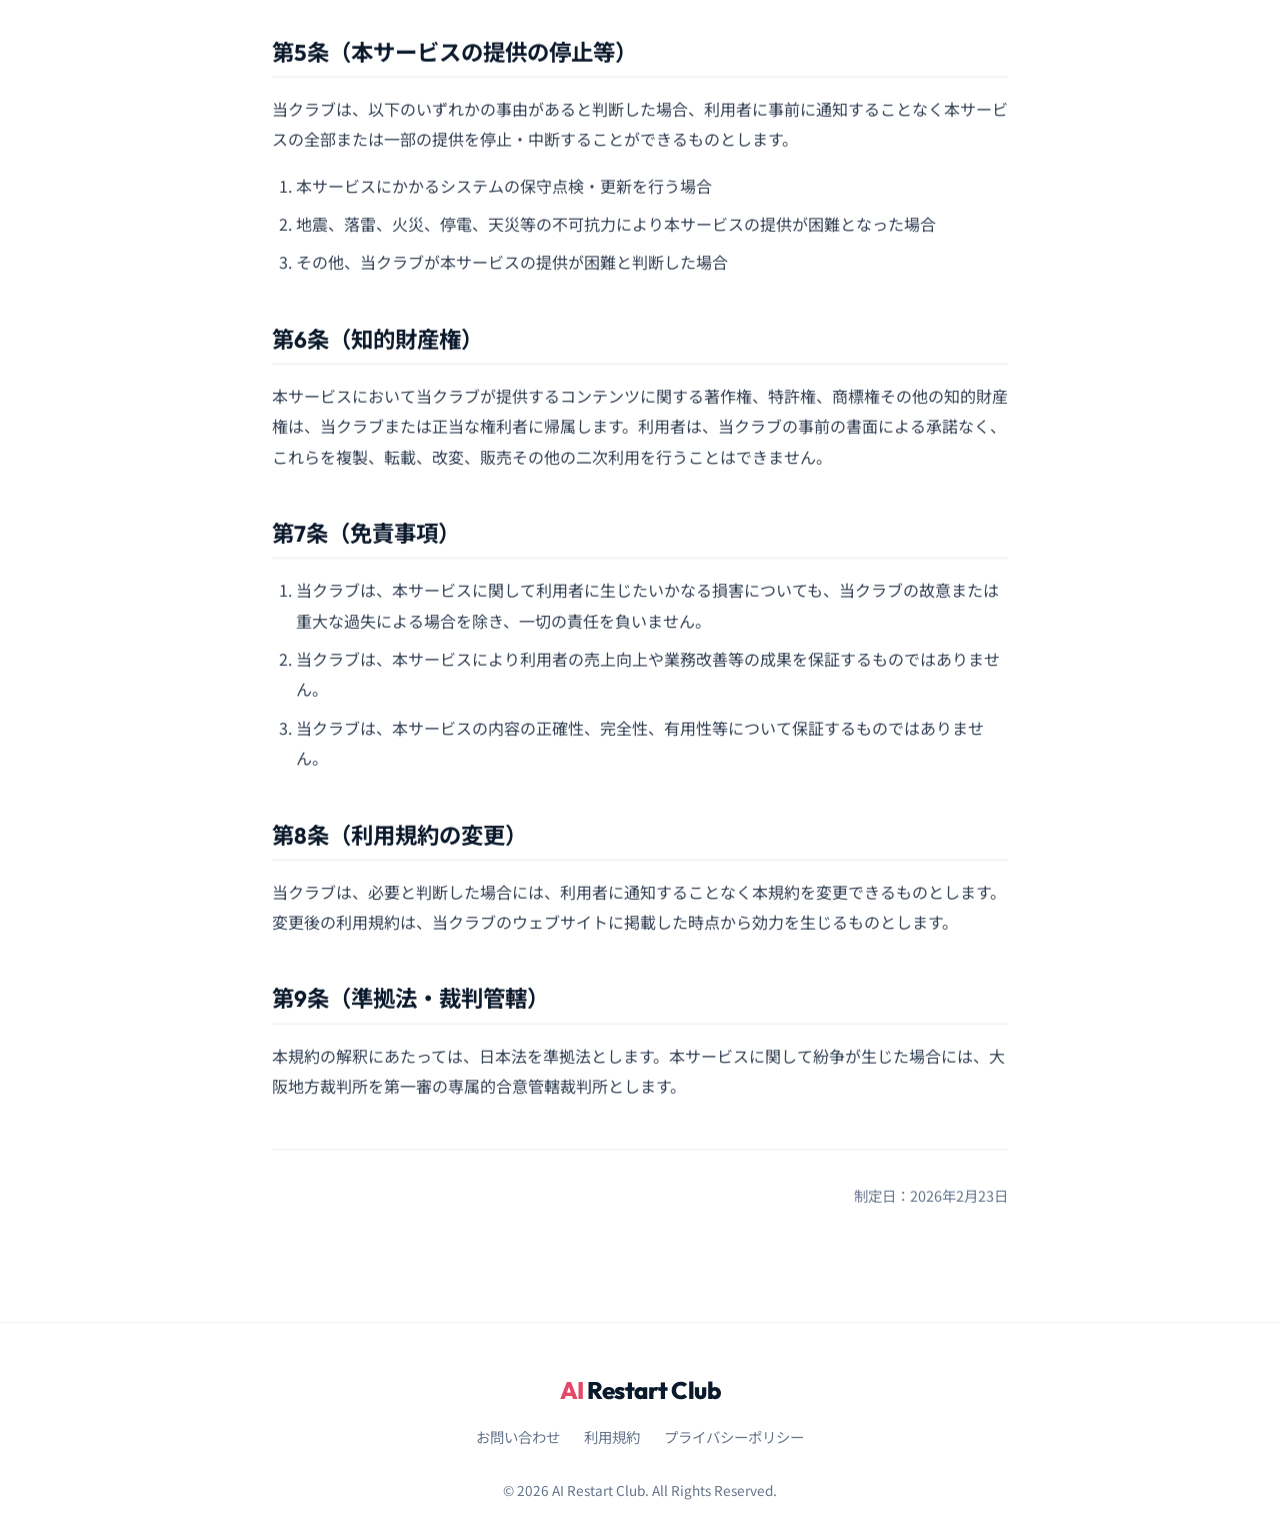
<file: terms.html>
<!DOCTYPE html>
<html lang="ja">

<head>
    <meta charset="UTF-8">
    <meta name="viewport" content="width=device-width, initial-scale=1.0">
    <title>利用規約 | AI Restart Club</title>
    <meta name="description" content="AI Restart Clubの利用規約です。">

    <!-- Fonts -->
    <link rel="preconnect" href="https://fonts.googleapis.com">
    <link rel="preconnect" href="https://fonts.gstatic.com" crossorigin>
    <link
        href="https://fonts.googleapis.com/css2?family=Noto+Sans+JP:wght@400;500;700;900&family=Outfit:wght@400;600;800&display=swap"
        rel="stylesheet">

    <!-- Icons -->
    <link rel="stylesheet" href="https://cdnjs.cloudflare.com/ajax/libs/font-awesome/6.5.1/css/all.min.css">

    <!-- CSS -->
    <link rel="stylesheet" href="style.css">

    <style>
        .legal-header {
            padding-top: 8rem;
            padding-bottom: 3rem;
            background: linear-gradient(135deg, var(--primary) 0%, rgba(226, 74, 104, 0.05) 100%);
            text-align: center;
        }

        .legal-content {
            max-width: 800px;
            margin: 0 auto;
            padding: 3rem 2rem 6rem;
            line-height: 1.9;
            color: var(--text-main);
        }

        .legal-content h2 {
            font-size: 1.4rem;
            margin-top: 3rem;
            margin-bottom: 1rem;
            padding-bottom: 0.5rem;
            border-bottom: 2px solid var(--primary);
        }

        .legal-content h2:first-of-type {
            margin-top: 0;
        }

        .legal-content p {
            margin-bottom: 1rem;
        }

        .legal-content ol,
        .legal-content ul {
            margin-left: 1.5rem;
            margin-bottom: 1rem;
        }

        .legal-content li {
            margin-bottom: 0.5rem;
            list-style: decimal;
        }

        .legal-meta {
            text-align: right;
            color: var(--text-muted);
            font-size: 0.9rem;
            margin-top: 3rem;
            padding-top: 2rem;
            border-top: 1px solid rgba(0, 0, 0, 0.08);
        }
    </style>
</head>

<body>

    <!-- Navigation -->
    <header class="header">
        <div class="container header-inner">
            <div class="logo">
                <a href="index.html"><span class="logo-accent">AI</span> Restart Club</a>
            </div>
            <nav class="nav-links">
                <a href="index.html#problems">お悩み</a>
                <a href="index.html#solutions">当クラブの強み</a>
                <a href="courses.html">当クラブで学べること</a>
                <a href="about.html">About</a>
                <a href="https://x.com/AIGOGO1701" target="_blank" rel="noopener noreferrer" class="social-link-nav"
                    aria-label="X (Twitter)"><i class="fa-brands fa-x-twitter"></i></a>
                <a href="index.html#cta" class="btn btn-sm btn-outline">無料相談に申し込む</a>
            </nav>
            <button class="menu-toggle" aria-label="Menu">
                <i class="fas fa-bars"></i>
            </button>
        </div>
    </header>

    <main>
        <section class="legal-header">
            <div class="container reveal-fade-up">
                <h1 class="section-title">利用規約</h1>
            </div>
        </section>

        <div class="legal-content reveal-fade-up">

            <h2>第1条（適用）</h2>
            <p>本規約は、AI Restart
                Club（以下「当クラブ」といいます。）が提供するすべてのサービス（以下「本サービス」といいます。）の利用条件を定めるものです。利用者の皆さま（以下「利用者」といいます。）には、本規約に同意いただいた上で本サービスをご利用いただきます。
            </p>

            <h2>第2条（定義）</h2>
            <p>本規約で使用する用語の定義は、以下のとおりとします。</p>
            <ol>
                <li>「本サービス」とは、当クラブが提供するAI活用に関する教育、コンサルティング、コミュニティ運営、およびこれらに付随する一切のサービスをいいます。</li>
                <li>「利用者」とは、本規約に同意の上、本サービスを利用するすべての方をいいます。</li>
                <li>「コンテンツ」とは、本サービスにおいて当クラブが提供するテキスト、画像、動画、音声、資料その他一切の情報をいいます。</li>
            </ol>

            <h2>第3条（利用登録）</h2>
            <p>本サービスの利用を希望する方は、当クラブが定める方法により利用登録を行うものとします。当クラブは、以下の場合に利用登録を承認しないことがあります。</p>
            <ol>
                <li>登録申請に虚偽の事項が含まれている場合</li>
                <li>過去に本規約に違反したことがある方からの申請である場合</li>
                <li>その他、当クラブが利用登録を適当でないと判断した場合</li>
            </ol>

            <h2>第4条（禁止事項）</h2>
            <p>利用者は、本サービスの利用に際し、以下の行為を行ってはなりません。</p>
            <ol>
                <li>法令または公序良俗に違反する行為</li>
                <li>犯罪行為に関連する行為</li>
                <li>当クラブまたは第三者の知的財産権、肖像権、プライバシー、名誉その他の権利・利益を侵害する行為</li>
                <li>本サービスで提供されるコンテンツを、当クラブの許可なく複製、転載、転送、販売、出版その他二次利用する行為</li>
                <li>当クラブのサーバーやネットワークの機能に支障を与える行為</li>
                <li>本サービスの運営を妨げる行為</li>
                <li>他の利用者に対する嫌がらせや誹謗中傷</li>
                <li>不正アクセスまたは不正アクセスを試みる行為</li>
                <li>その他、当クラブが不適切と判断する行為</li>
            </ol>

            <h2>第5条（本サービスの提供の停止等）</h2>
            <p>当クラブは、以下のいずれかの事由があると判断した場合、利用者に事前に通知することなく本サービスの全部または一部の提供を停止・中断することができるものとします。</p>
            <ol>
                <li>本サービスにかかるシステムの保守点検・更新を行う場合</li>
                <li>地震、落雷、火災、停電、天災等の不可抗力により本サービスの提供が困難となった場合</li>
                <li>その他、当クラブが本サービスの提供が困難と判断した場合</li>
            </ol>

            <h2>第6条（知的財産権）</h2>
            <p>本サービスにおいて当クラブが提供するコンテンツに関する著作権、特許権、商標権その他の知的財産権は、当クラブまたは正当な権利者に帰属します。利用者は、当クラブの事前の書面による承諾なく、これらを複製、転載、改変、販売その他の二次利用を行うことはできません。
            </p>

            <h2>第7条（免責事項）</h2>
            <ol>
                <li>当クラブは、本サービスに関して利用者に生じたいかなる損害についても、当クラブの故意または重大な過失による場合を除き、一切の責任を負いません。</li>
                <li>当クラブは、本サービスにより利用者の売上向上や業務改善等の成果を保証するものではありません。</li>
                <li>当クラブは、本サービスの内容の正確性、完全性、有用性等について保証するものではありません。</li>
            </ol>

            <h2>第8条（利用規約の変更）</h2>
            <p>当クラブは、必要と判断した場合には、利用者に通知することなく本規約を変更できるものとします。変更後の利用規約は、当クラブのウェブサイトに掲載した時点から効力を生じるものとします。</p>

            <h2>第9条（準拠法・裁判管轄）</h2>
            <p>本規約の解釈にあたっては、日本法を準拠法とします。本サービスに関して紛争が生じた場合には、大阪地方裁判所を第一審の専属的合意管轄裁判所とします。</p>

            <div class="legal-meta">
                <p>制定日：2026年2月23日</p>
            </div>
        </div>
    </main>

    <!-- Footer -->
    <footer class="footer">
        <div class="container text-center">
            <div class="footer-logo mb-1">
                <div class="logo"><span class="logo-accent">AI</span> Restart Club</div>
            </div>
            <div class="footer-links mb-2">
                <a href="index.html#cta">お問い合わせ</a>
                <a href="terms.html">利用規約</a>
                <a href="privacy.html">プライバシーポリシー</a>
            </div>
            <p class="copyright">&copy; 2026 AI Restart Club. All Rights Reserved.</p>
        </div>
    </footer>

    <script src="script.js"></script>
    <script src="chatbot.js"></script>
</body>

</html>
</file>
<file: style.css>
/* =========================================
   VARIABLES & SETTINGS
   ========================================= */
:root {
  /* Colors */
  --primary: #f0f4f8;
  /* Off White Background */
  --surface: #ffffff;
  /* Pure White */
  --navy: #0B192C;
  /* Deep Navy for text/headings */
  --navy-light: #1A365D;
  --accent: #E24A68;
  /* Vibrant Accent (Pink/Red based for Wow factor) */
  --gold: #FFB000;
  /* Premium Gold/Orange for CTA */
  --gold-hover: #E59F00;
  --text-main: #334155;
  /* Slate for body text */
  --text-muted: #64748B;

  /* Typography */
  --font-base: 'Noto Sans JP', sans-serif;
  --font-title: 'Outfit', 'Noto Sans JP', sans-serif;

  /* Transitions */
  --transition: all 0.3s cubic-bezier(0.25, 0.8, 0.25, 1);

  /* Shadows */
  --shadow-sm: 0 4px 6px rgba(11, 25, 44, 0.05);
  --shadow-md: 0 10px 25px rgba(11, 25, 44, 0.08);
  --shadow-lg: 0 20px 40px rgba(11, 25, 44, 0.12);
  --shadow-glow: 0 0 20px rgba(255, 176, 0, 0.4);
}

/* =========================================
   RESET & BASE
   ========================================= */
* {
  margin: 0;
  padding: 0;
  box-sizing: border-box;
}

html {
  scroll-behavior: smooth;
  font-size: 16px;
}

body {
  font-family: var(--font-base);
  color: var(--text-main);
  background-color: var(--surface);
  line-height: 1.6;
  overflow-x: hidden;
}

a {
  text-decoration: none;
  color: inherit;
  transition: var(--transition);
}

ul {
  list-style: none;
}

/* Typography Utility */
h1,
h2,
h3,
h4 {
  font-family: var(--font-title);
  color: var(--navy);
  line-height: 1.3;
  margin-bottom: 1rem;
}

.text-gradient {
  background: linear-gradient(135deg, var(--gold), var(--accent));
  -webkit-background-clip: text;
  -webkit-text-fill-color: transparent;
  display: inline-block;
}

.text-gold {
  color: var(--gold);
}

.text-navy {
  color: var(--navy);
}

.text-accent {
  color: var(--accent);
}

.text-white {
  color: #fff;
}

.text-light {
  color: rgba(255, 255, 255, 0.8);
}

.text-muted {
  color: var(--text-muted);
}

.text-center {
  text-align: center;
}

.mt-1 {
  margin-top: 1rem;
}

.mt-2 {
  margin-top: 2rem;
}

.mt-3 {
  margin-top: 3rem;
}

.mb-1 {
  margin-bottom: 1rem;
}

.mb-2 {
  margin-bottom: 2rem;
}

.mx-1 {
  margin: 0 1rem;
}

/* =========================================
   LAYOUT STRUCTURE
   ========================================= */
.container {
  width: 100%;
  max-width: 1140px;
  margin: 0 auto;
  padding: 0 2rem;
}

.section {
  padding: 6rem 0;
  position: relative;
}

.bg-light {
  background-color: var(--primary);
}

.bg-dark {
  background-color: var(--navy);
}

.grid {
  display: grid;
  gap: 2rem;
}

.grid-2 {
  grid-template-columns: repeat(2, 1fr);
}

.grid-4 {
  grid-template-columns: repeat(4, 1fr);
}

.grid-3 {
  grid-template-columns: repeat(3, 1fr);
}

.flex-row {
  display: flex;
  flex-wrap: wrap;
  gap: 3rem;
}

.flex-center {
  display: flex;
  justify-content: center;
  align-items: center;
}

.align-center {
  align-items: center;
}

.half-width {
  flex: 1 1 45%;
  min-width: 300px;
}

/* =========================================
   COMPONENTS
   ========================================= */
/* Buttons */
.btn {
  display: inline-flex;
  align-items: center;
  justify-content: center;
  padding: 0.8rem 1.8rem;
  border-radius: 50px;
  font-weight: 700;
  cursor: pointer;
  border: none;
  font-family: var(--font-base);
  gap: 0.5rem;
}

.btn-sm {
  padding: 0.5rem 1.2rem;
  font-size: 0.9rem;
}

.btn-lg {
  padding: 1rem 2.5rem;
  font-size: 1.1rem;
}

.btn-xl {
  padding: 1.2rem 3rem;
  font-size: 1.2rem;
  width: 100%;
  max-width: 400px;
}

.btn-primary {
  background-color: var(--gold);
  color: var(--navy);
  box-shadow: var(--shadow-md);
}

.btn-primary:hover {
  background-color: var(--gold-hover);
  transform: translateY(-3px);
  box-shadow: var(--shadow-lg), var(--shadow-glow);
}

.btn-outline {
  background-color: transparent;
  border: 2px solid var(--navy);
  color: var(--navy);
}

.btn-outline:hover {
  background-color: var(--navy);
  color: white;
}

/* Pulse Animation for main CTA */
@keyframes pulse {
  0% {
    box-shadow: 0 0 0 0 rgba(255, 176, 0, 0.7);
  }

  70% {
    box-shadow: 0 0 0 15px rgba(255, 176, 0, 0);
  }

  100% {
    box-shadow: 0 0 0 0 rgba(255, 176, 0, 0);
  }
}

.pulse-effect {
  animation: pulse 2s infinite;
}

/* Badges */
.badge {
  display: inline-block;
  padding: 0.4rem 1rem;
  border-radius: 30px;
  font-size: 0.85rem;
  font-weight: 700;
  background-color: rgba(226, 74, 104, 0.1);
  color: var(--accent);
  margin-bottom: 1rem;
}

.badge-light {
  background-color: rgba(255, 255, 255, 0.1);
  color: var(--gold);
}

/* Cards */
.card {
  background: var(--surface);
  border-radius: 16px;
  padding: 2.5rem;
  box-shadow: var(--shadow-sm);
  transition: var(--transition);
  border: 1px solid rgba(0, 0, 0, 0.03);
}

.card:hover {
  transform: translateY(-10px);
  box-shadow: var(--shadow-lg);
}

.card-icon {
  width: 60px;
  height: 60px;
  border-radius: 12px;
  background: var(--primary);
  display: flex;
  align-items: center;
  justify-content: center;
  font-size: 1.8rem;
  color: var(--navy);
  margin-bottom: 1.5rem;
  transition: var(--transition);
}

.card:hover .card-icon {
  background: var(--navy);
  color: var(--gold);
}

/* Section Header */
.section-header {
  margin-bottom: 4rem;
}

.section-title {
  font-size: 2.5rem;
  font-weight: 800;
  position: relative;
  display: inline-block;
  margin-bottom: 1rem;
}

/* =========================================
   SPECIFIC SECTIONS
   ========================================= */

/* Header */
.header {
  position: fixed;
  top: 0;
  left: 0;
  width: 100%;
  background: rgba(255, 255, 255, 0.95);
  backdrop-filter: blur(10px);
  z-index: 1000;
  padding: 1rem 0;
  border-bottom: 1px solid rgba(0, 0, 0, 0.05);
  transition: var(--transition);
}

.header.scrolled {
  padding: 0.8rem 0;
  box-shadow: var(--shadow-sm);
}

.header-inner {
  display: flex;
  justify-content: space-between;
  align-items: center;
}

.logo {
  font-family: var(--font-title);
  font-weight: 800;
  font-size: 1.5rem;
  color: var(--navy);
  letter-spacing: -0.5px;
}

.logo-accent {
  color: var(--accent);
}

.nav-links {
  display: flex;
  align-items: center;
  gap: 2rem;
}

.nav-links a:not(.btn) {
  font-weight: 500;
  font-size: 0.95rem;
  position: relative;
}

.nav-links a:not(.btn)::after {
  content: '';
  position: absolute;
  width: 0;
  height: 2px;
  bottom: -4px;
  left: 0;
  background-color: var(--accent);
  transition: var(--transition);
}

.nav-links a:not(.btn):hover::after {
  width: 100%;
}

.social-link-nav::after {
  display: none !important;
}

.social-link-nav i {
  font-size: 1.25rem;
  transition: var(--transition);
}

.social-link-nav:hover i {
  transform: scale(1.15);
  color: #000000;
}

.menu-toggle {
  display: none;
  background: transparent;
  border: none;
  font-size: 1.5rem;
  color: var(--navy);
  cursor: pointer;
}

/* Hero Section */
.hero {
  padding-top: 10rem;
  padding-bottom: 6rem;
  background-color: var(--primary);
  background-image: linear-gradient(to right, rgba(240, 244, 248, 0.95) 0%, rgba(240, 244, 248, 0.7) 100%), url('images/hero-image.jpg');
  background-size: cover;
  background-position: center;
  background-repeat: no-repeat;
  min-height: 100vh;
  display: flex;
  align-items: center;
  position: relative;
  overflow: hidden;
}

.hero-bg-shapes {
  position: absolute;
  top: 0;
  left: 0;
  width: 100%;
  height: 100%;
  overflow: hidden;
  z-index: 0;
}

.shape {
  position: absolute;
  border-radius: 50%;
  filter: blur(80px);
  opacity: 0.5;
}

.shape-1 {
  width: 400px;
  height: 400px;
  background: rgba(226, 74, 104, 0.2);
  top: -100px;
  right: -100px;
}

.shape-2 {
  width: 300px;
  height: 300px;
  background: rgba(255, 176, 0, 0.2);
  bottom: 100px;
  left: -150px;
}

.hero-container {
  display: flex;
  align-items: center;
  gap: 4rem;
  position: relative;
  z-index: 1;
}

.hero-content {
  flex: 1 1 55%;
}

.hero-title {
  font-size: 3.5rem;
  line-height: 1.2;
  letter-spacing: -1px;
}

.hero-subtitle {
  font-size: 1.2rem;
  margin-bottom: 2.5rem;
  color: var(--text-main);
}

.action-note {
  font-size: 0.85rem;
  color: var(--text-muted);
  margin-top: 0.8rem;
  margin-left: 1rem;
}

/* Mockup CSS for visual appeal without requiring external images immediately */
.hero-image-wrapper {
  flex: 1 1 45%;
  perspective: 1000px;
}

.glass-card {
  background: rgba(255, 255, 255, 0.7);
  backdrop-filter: blur(20px);
  border: 1px solid rgba(255, 255, 255, 0.5);
  border-radius: 20px;
  box-shadow: 0 25px 50px rgba(11, 25, 44, 0.1);
  overflow: hidden;
  transform: rotateY(-5deg) rotateX(5deg);
  transition: transform 0.5s ease;
}

.glass-card:hover {
  transform: rotateY(0) rotateX(0) translateY(-10px);
}

.mockup-header {
  height: 40px;
  background: rgba(240, 244, 248, 0.9);
  display: flex;
  align-items: center;
  padding: 0 1rem;
  gap: 8px;
  border-bottom: 1px solid rgba(0, 0, 0, 0.05);
}

.dot {
  width: 12px;
  height: 12px;
  border-radius: 50%;
}

.dot.red {
  background: #ff5f56;
}

.dot.yellow {
  background: #ffbd2e;
}

.dot.green {
  background: #27c93f;
}

.mockup-body {
  padding: 2.5rem;
  min-height: 300px;
  background: linear-gradient(180deg, rgba(255, 255, 255, 0) 0%, rgba(240, 244, 248, 0.5) 100%);
}

.mockup-line {
  height: 16px;
  background: rgba(11, 25, 44, 0.05);
  border-radius: 8px;
  margin-bottom: 1rem;
}

.w-80 {
  width: 80%;
}

.w-60 {
  width: 60%;
}

.w-90 {
  width: 90%;
}

.mockup-text {
  font-weight: 700;
  color: var(--navy);
}

/* Causes Section */
.cause-list {
  display: flex;
  flex-direction: column;
  gap: 2rem;
}

.cause-list li {
  display: flex;
  gap: 1.5rem;
}

.cause-icon {
  width: 40px;
  height: 40px;
  min-width: 40px;
  border-radius: 50%;
  background: rgba(226, 74, 104, 0.1);
  color: var(--accent);
  display: flex;
  align-items: center;
  justify-content: center;
  font-size: 1.2rem;
}

.cause-text h4 {
  margin-bottom: 0.5rem;
  font-size: 1.2rem;
}

.image-decor {
  position: relative;
  min-height: 400px;
}

.decor-box {
  position: absolute;
  padding: 2.5rem;
  border-radius: 24px;
  box-shadow: var(--shadow-lg);
  text-align: center;
}

.box-navy {
  background: var(--navy);
  color: white;
  top: 0;
  left: 0;
  width: 70%;
  z-index: 1;
}

.box-navy h3 {
  color: white;
}

.box-light {
  background: white;
  bottom: 0;
  right: 0;
  width: 75%;
  z-index: 2;
}

@keyframes float {
  0% {
    transform: translateY(0);
  }

  50% {
    transform: translateY(-15px);
  }

  100% {
    transform: translateY(0);
  }
}

.float-animation {
  animation: float 6s ease-in-out infinite;
}

/* Solutions Section */
.strength-grid {
  gap: 3rem;
  position: relative;
  z-index: 1;
}

.strength-item {
  position: relative;
  padding: 2rem 1.5rem;
  background: rgba(255, 255, 255, 0.03);
  border: 1px solid rgba(255, 255, 255, 0.1);
  border-radius: 20px;
  transition: var(--transition);
}

.strength-item:hover {
  background: rgba(255, 255, 255, 0.08);
  transform: translateY(-5px);
  border-color: rgba(255, 176, 0, 0.5);
}

.strength-circle {
  width: 60px;
  height: 60px;
  border-radius: 50%;
  background: rgba(255, 176, 0, 0.1);
  border: 2px solid var(--gold);
  display: flex;
  align-items: center;
  justify-content: center;
  margin: 0 auto 1.5rem;
}

.strength-circle .num {
  font-family: var(--font-title);
  font-weight: 800;
  font-size: 1.2rem;
  color: var(--gold);
}

.strength-item h3 {
  font-size: 1.2rem;
  margin-bottom: 1rem;
}

/* CTA Section */
.cta-section {
  padding: 8rem 0;
  background: linear-gradient(135deg, var(--surface) 0%, var(--primary) 100%);
}

.cta-card {
  background: var(--navy);
  border-radius: 30px;
  padding: 5rem 3rem;
  position: relative;
  overflow: hidden;
  box-shadow: 0 30px 60px rgba(11, 25, 44, 0.2);
}

.cta-card::before {
  content: '';
  position: absolute;
  top: -50%;
  right: -20%;
  width: 600px;
  height: 600px;
  background: radial-gradient(circle, rgba(255, 176, 0, 0.15) 0%, rgba(255, 176, 0, 0) 70%);
  border-radius: 50%;
}

.cta-card * {
  position: relative;
  z-index: 1;
}

.cta-title {
  color: white;
  font-size: 2.8rem;
  margin-bottom: 1.5rem;
}

.cta-desc {
  color: rgba(255, 255, 255, 0.8);
  font-size: 1.1rem;
  max-width: 700px;
  margin: 0 auto 2rem;
}

.cta-card .action-note {
  color: rgba(255, 255, 255, 0.6);
  text-align: center;
}

/* Footer */
.footer {
  background: var(--surface);
  padding: 3rem 0 2rem;
  border-top: 1px solid rgba(0, 0, 0, 0.05);
}

.footer-links {
  display: flex;
  justify-content: center;
  flex-wrap: wrap;
  gap: 1.5rem;
}

.footer-links a {
  color: var(--text-muted);
  font-size: 0.9rem;
  transition: var(--transition);
}

.footer-links a:hover {
  color: var(--accent);
}

.footer .copyright {
  color: var(--text-muted);
  font-size: 0.85rem;
  margin-top: 2rem;
}

/* Course Cards */
.course-card {
  padding: 0;
  overflow: hidden;
  display: flex;
  flex-direction: column;
  height: 100%;
  position: relative;
  border: 1px solid rgba(0, 0, 0, 0.05);
}

.course-card.popular-course {
  transform: scale(1.05);
  box-shadow: var(--shadow-lg), 0 0 0 3px var(--gold);
  z-index: 2;
}

.course-card.popular-course:hover {
  transform: scale(1.05) translateY(-10px);
}

.popular-badge {
  position: absolute;
  top: 15px;
  right: -35px;
  background: var(--accent);
  color: white;
  padding: 5px 40px;
  font-size: 0.85rem;
  font-weight: bold;
  transform: rotate(45deg);
  z-index: 10;
  box-shadow: 0 2px 5px rgba(0, 0, 0, 0.2);
}

.course-header {
  padding: 2.5rem 2rem 2rem;
  text-align: center;
  position: relative;
}

.course-level {
  display: inline-block;
  background: rgba(255, 255, 255, 0.2);
  color: white;
  padding: 4px 12px;
  border-radius: 20px;
  font-size: 0.85rem;
  font-weight: bold;
  margin-bottom: 1rem;
  text-transform: uppercase;
  letter-spacing: 1px;
}

.course-header h3 {
  margin-bottom: 0.5rem;
  font-size: 1.8rem;
}

.course-body {
  padding: 2.5rem 2rem;
  background: var(--surface);
  flex-grow: 1;
  display: flex;
  flex-direction: column;
}

.course-features {
  list-style: none;
  margin-top: 1rem;
}

.course-features li {
  margin-bottom: 1rem;
  display: flex;
  align-items: flex-start;
  gap: 10px;
  color: var(--text-main);
}

.course-features li .fa-check {
  margin-top: 4px;
}

/* =========================================
   ANIMATIONS (Scroll Reveal)
   ========================================= */
.reveal-fade-up,
.reveal-fade-left,
.reveal-fade-right,
.reveal-zoom {
  opacity: 0;
  visibility: hidden;
  transition: all 0.8s cubic-bezier(0.25, 0.8, 0.25, 1);
  will-change: transform, opacity;
}

.reveal-fade-up {
  transform: translateY(40px);
}

.reveal-fade-left {
  transform: translateX(40px);
}

.reveal-fade-right {
  transform: translateX(-40px);
}

.reveal-zoom {
  transform: scale(0.95);
}

.reveal-active {
  opacity: 1;
  visibility: visible;
  transform: translate(0) scale(1);
}

/* =========================================
   RESPONSIVE DESIGN
   ========================================= */
@media (max-width: 992px) {
  h1 {
    font-size: 2.8rem;
  }

  .grid-4,
  .grid-3 {
    grid-template-columns: repeat(2, 1fr);
  }

  /* Reset popular course hover effect on smaller screens for layout stability */
  .course-card.popular-course {
    transform: none;
    box-shadow: var(--shadow-sm);
  }

  .course-card.popular-course:hover {
    transform: translateY(-5px);
  }

  .hero-container {
    flex-direction: column;
    text-align: center;
  }

  .hero-actions {
    display: flex;
    flex-direction: column;
    align-items: center;
  }

  .action-note {
    margin-left: 0;
    text-align: center;
  }

  .hero-image-wrapper {
    width: 100%;
    max-width: 600px;
    margin-top: 3rem;
  }

  .image-decor {
    display: none;
  }

  /* Hide complex decor on smaller tablets to keep clean */
  .half-width {
    flex: 1 1 100%;
  }
}

@media (max-width: 768px) {
  html {
    font-size: 15px;
  }

  .section {
    padding: 4rem 0;
  }

  .nav-links {
    display: none;
  }

  /* Could add mobile menu later */
  .menu-toggle {
    display: block;
  }

  .grid-2,
  .grid-4,
  .grid-3 {
    grid-template-columns: 1fr;
  }

  .cta-title {
    font-size: 2.2rem;
  }

  .cta-card {
    padding: 3.5rem 2rem;
  }

  h1 {
    font-size: 2.3rem;
  }

  .hero {
    padding-top: 8rem;
  }
}

/* =========================================
   CHATBOT WIDGET
   ========================================= */

/* トリガーボタン */
.chatbot-trigger {
  position: fixed;
  bottom: 28px;
  right: 28px;
  z-index: 9990;
  display: flex;
  align-items: center;
  gap: 0.6rem;
  padding: 0.85rem 1.5rem;
  background: linear-gradient(135deg, var(--accent), #BE123C);
  color: white;
  border: none;
  border-radius: 50px;
  cursor: pointer;
  font-family: var(--font-base);
  font-size: 0.95rem;
  font-weight: 600;
  box-shadow: 0 8px 30px rgba(226, 74, 104, 0.4);
  transition: all 0.3s cubic-bezier(0.25, 0.8, 0.25, 1);
  animation: chatbot-pulse 2s infinite;
}

.chatbot-trigger:hover {
  transform: translateY(-3px) scale(1.03);
  box-shadow: 0 12px 40px rgba(226, 74, 104, 0.5);
}

.chatbot-trigger.hidden {
  transform: scale(0) translateY(20px);
  opacity: 0;
  pointer-events: none;
}

.chatbot-trigger-icon {
  display: flex;
  align-items: center;
  justify-content: center;
  font-size: 1.2rem;
}

.chatbot-trigger-text {
  white-space: nowrap;
}

@keyframes chatbot-pulse {

  0%,
  100% {
    box-shadow: 0 8px 30px rgba(226, 74, 104, 0.4);
  }

  50% {
    box-shadow: 0 8px 30px rgba(226, 74, 104, 0.6), 0 0 0 10px rgba(226, 74, 104, 0.1);
  }
}

/* チャットウィンドウ */
.chatbot-window {
  position: fixed;
  bottom: 28px;
  right: 28px;
  z-index: 9995;
  width: 400px;
  height: 580px;
  max-height: calc(100vh - 60px);
  background: var(--surface);
  border-radius: 20px;
  box-shadow: 0 25px 80px rgba(11, 25, 44, 0.2), 0 0 0 1px rgba(11, 25, 44, 0.05);
  display: flex;
  flex-direction: column;
  overflow: hidden;
  transform: scale(0.8) translateY(30px);
  opacity: 0;
  pointer-events: none;
  transition: all 0.35s cubic-bezier(0.34, 1.56, 0.64, 1);
  transform-origin: bottom right;
}

.chatbot-window.active {
  transform: scale(1) translateY(0);
  opacity: 1;
  pointer-events: all;
}

/* ヘッダー */
.chatbot-header {
  display: flex;
  align-items: center;
  justify-content: space-between;
  padding: 1rem 1.25rem;
  background: linear-gradient(135deg, var(--navy) 0%, var(--navy-light) 100%);
  color: white;
  flex-shrink: 0;
}

.chatbot-header-info {
  display: flex;
  align-items: center;
  gap: 0.75rem;
}

.chatbot-avatar {
  width: 42px;
  height: 42px;
  border-radius: 50%;
  background: rgba(255, 255, 255, 0.15);
  display: flex;
  align-items: center;
  justify-content: center;
  font-size: 1.2rem;
  flex-shrink: 0;
  border: 2px solid rgba(255, 255, 255, 0.25);
}

.chatbot-header-text {
  display: flex;
  flex-direction: column;
}

.chatbot-title {
  font-family: var(--font-title);
  font-size: 1rem;
  font-weight: 700;
  letter-spacing: 0.02em;
}

.chatbot-subtitle {
  font-size: 0.75rem;
  opacity: 0.8;
  margin-top: 2px;
}

.chatbot-header-actions {
  display: flex;
  gap: 0.25rem;
}

.chatbot-header-btn {
  width: 32px;
  height: 32px;
  border: none;
  background: rgba(255, 255, 255, 0.1);
  color: white;
  border-radius: 8px;
  cursor: pointer;
  display: flex;
  align-items: center;
  justify-content: center;
  font-size: 0.85rem;
  transition: background 0.2s;
}

.chatbot-header-btn:hover {
  background: rgba(255, 255, 255, 0.2);
}

/* チャットボディ */
.chatbot-body {
  flex: 1;
  overflow-y: auto;
  background: #f7f8fa;
}

.chatbot-iframe-wrapper {
  width: 100%;
  height: 100%;
  overflow: hidden;
  position: relative;
}

.chatbot-iframe {
  width: 100%;
  height: calc(100% + 56px);
  /* 隠す分だけ高さを増やす */
  border: none;
  margin-top: -56px;
  /* 内部ヘッダー(56px)を上に押し出す */
}

/* ウェルカム画面 */
.chatbot-welcome {
  padding: 1.25rem;
  display: flex;
  flex-direction: column;
  gap: 1rem;
  height: 100%;
}

/* メッセージ吹き出し */
.chatbot-message {
  display: flex;
  gap: 0.6rem;
  align-items: flex-start;
}

.chatbot-message-avatar {
  width: 34px;
  height: 34px;
  border-radius: 50%;
  background: linear-gradient(135deg, var(--navy), var(--navy-light));
  color: white;
  display: flex;
  align-items: center;
  justify-content: center;
  font-size: 0.85rem;
  flex-shrink: 0;
}

.chatbot-message-bubble {
  background: white;
  padding: 0.9rem 1.1rem;
  border-radius: 4px 16px 16px 16px;
  font-size: 0.88rem;
  line-height: 1.7;
  color: var(--text-main);
  box-shadow: 0 2px 8px rgba(0, 0, 0, 0.06);
  max-width: 85%;
}

/* クイック質問ボタン */
.chatbot-quick-questions {
  display: flex;
  flex-direction: column;
  gap: 0.5rem;
  margin-top: 0.5rem;
}

.chatbot-quick-btn {
  display: flex;
  align-items: center;
  gap: 0.6rem;
  padding: 0.75rem 1rem;
  background: white;
  border: 1.5px solid rgba(226, 74, 104, 0.15);
  border-radius: 12px;
  cursor: pointer;
  font-family: var(--font-base);
  font-size: 0.85rem;
  color: var(--text-main);
  text-align: left;
  transition: all 0.2s ease;
}

.chatbot-quick-btn:hover {
  background: rgba(226, 74, 104, 0.05);
  border-color: var(--accent);
  transform: translateX(4px);
}

/* フッター */
.chatbot-footer {
  padding: 0.6rem 1rem;
  text-align: center;
  font-size: 0.7rem;
  color: var(--text-muted);
  border-top: 1px solid rgba(0, 0, 0, 0.06);
  background: var(--surface);
  flex-shrink: 0;
}

/* レスポンシブ */
@media (max-width: 480px) {
  .chatbot-trigger {
    bottom: 16px;
    right: 16px;
    padding: 0.75rem 1.2rem;
    font-size: 0.85rem;
  }

  .chatbot-window {
    bottom: 0;
    right: 0;
    left: 0;
    width: 100%;
    height: 100vh;
    max-height: 100vh;
    border-radius: 0;
  }

  .chatbot-window.active {
    border-radius: 0;
  }
}
</file>
